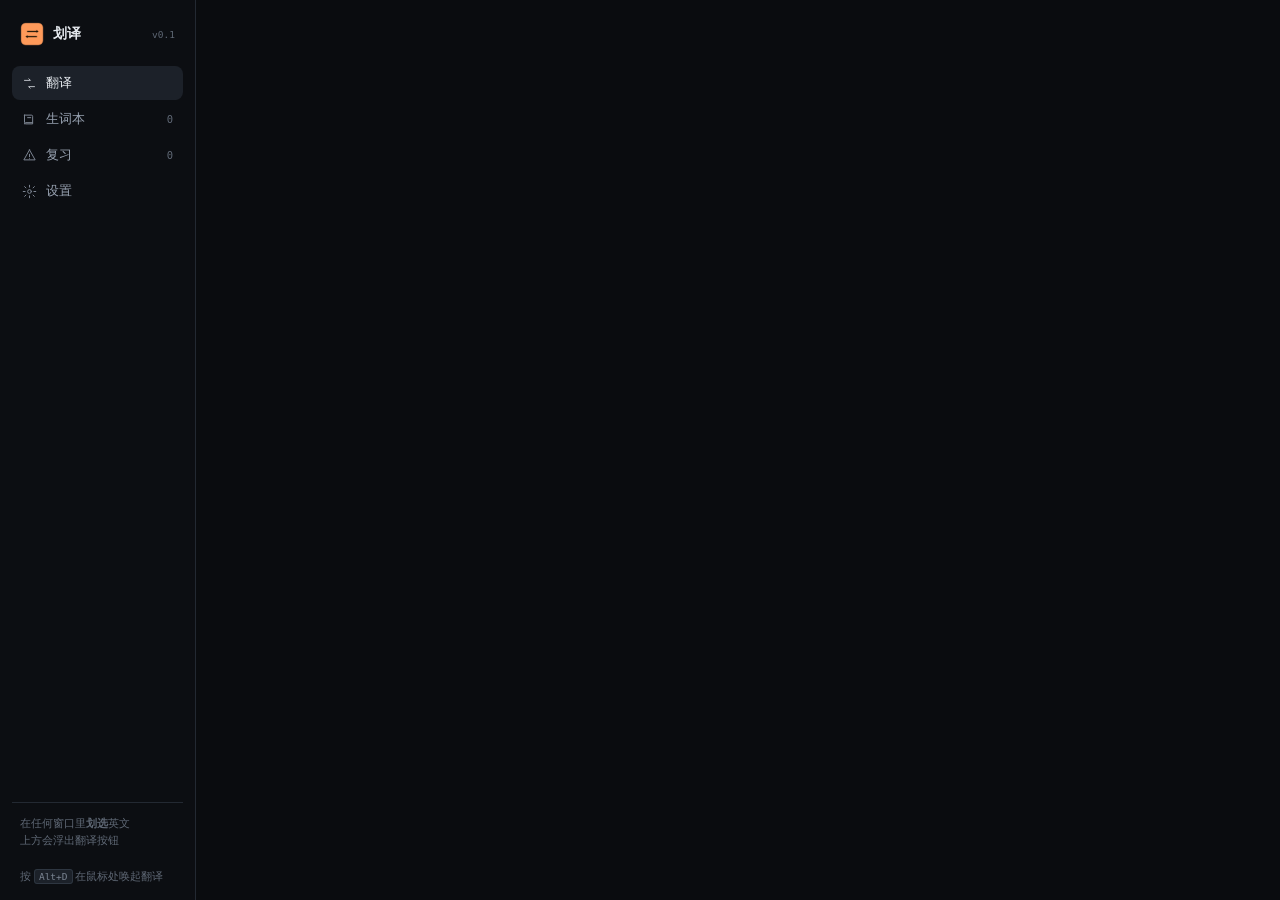
<file: src/index.html>
<!DOCTYPE html>
<html lang="zh-CN">
<head>
  <meta charset="UTF-8" />
  <meta name="viewport" content="width=device-width, initial-scale=1" />
  <title>划译 · 生词本</title>
  <link rel="stylesheet" href="styles/base.css" />
  <link rel="stylesheet" href="styles/main.css" />
</head>
<body>
  <div class="app">
    <aside class="side">
      <div class="brand">
        <img src="icon.png" alt="" />
        <span class="name">划译</span>
        <span class="ver">v0.1</span>
      </div>

      <nav id="nav">
        <button data-view="translate" class="on">
          <svg viewBox="0 0 24 24"><path d="M4 7h9.5L11 4.5M20 17h-9.5L13 19.5"/></svg>
          翻译
        </button>
        <button data-view="vocab">
          <svg viewBox="0 0 24 24"><path d="M4 5h11a2 2 0 012 2v12H6a2 2 0 01-2-2V5zM4 19a2 2 0 012-2h11"/><path d="M9 9h5"/></svg>
          生词本
          <span class="badge" id="navCount">0</span>
        </button>
        <button data-view="review">
          <svg viewBox="0 0 24 24"><path d="M12 3l9 16H3l9-16zM12 10v4M12 17h.01"/></svg>
          复习
          <span class="badge" id="navDue">0</span>
        </button>
        <button data-view="settings">
          <svg viewBox="0 0 24 24"><circle cx="12" cy="12" r="3"/><path d="M12 2v3M12 19v3M4.2 4.2l2.1 2.1M17.7 17.7l2.1 2.1M2 12h3M19 12h3M4.2 19.8l2.1-2.1M17.7 6.3l2.1-2.1"/></svg>
          设置
        </button>
      </nav>

      <div class="side-foot">
        在任何窗口里<b>划选</b>英文<br />
        上方会浮出翻译按钮<br /><br />
        按 <kbd id="sideHotkey">Alt+D</kbd> 在鼠标处唤起翻译
      </div>
    </aside>

    <main id="main"></main>
  </div>

  <script src="main.js"></script>
</body>
</html>
</file>
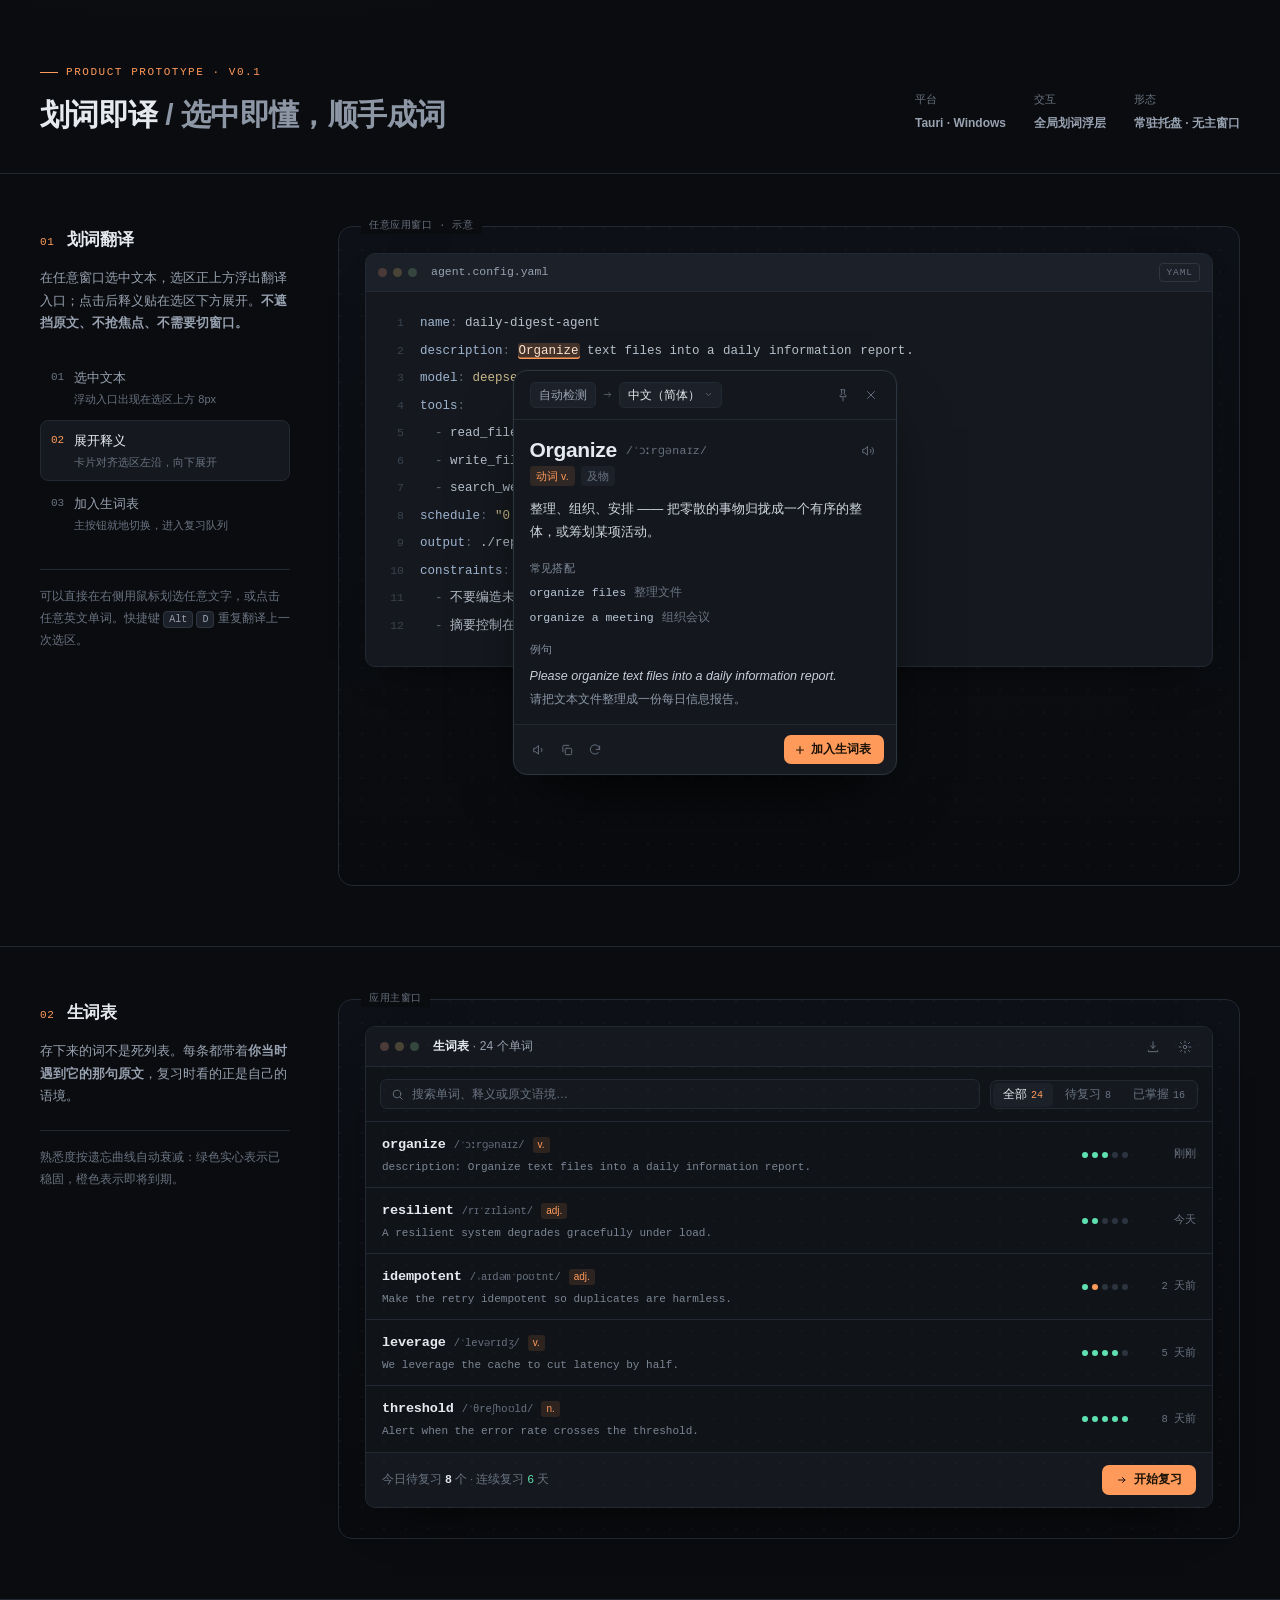
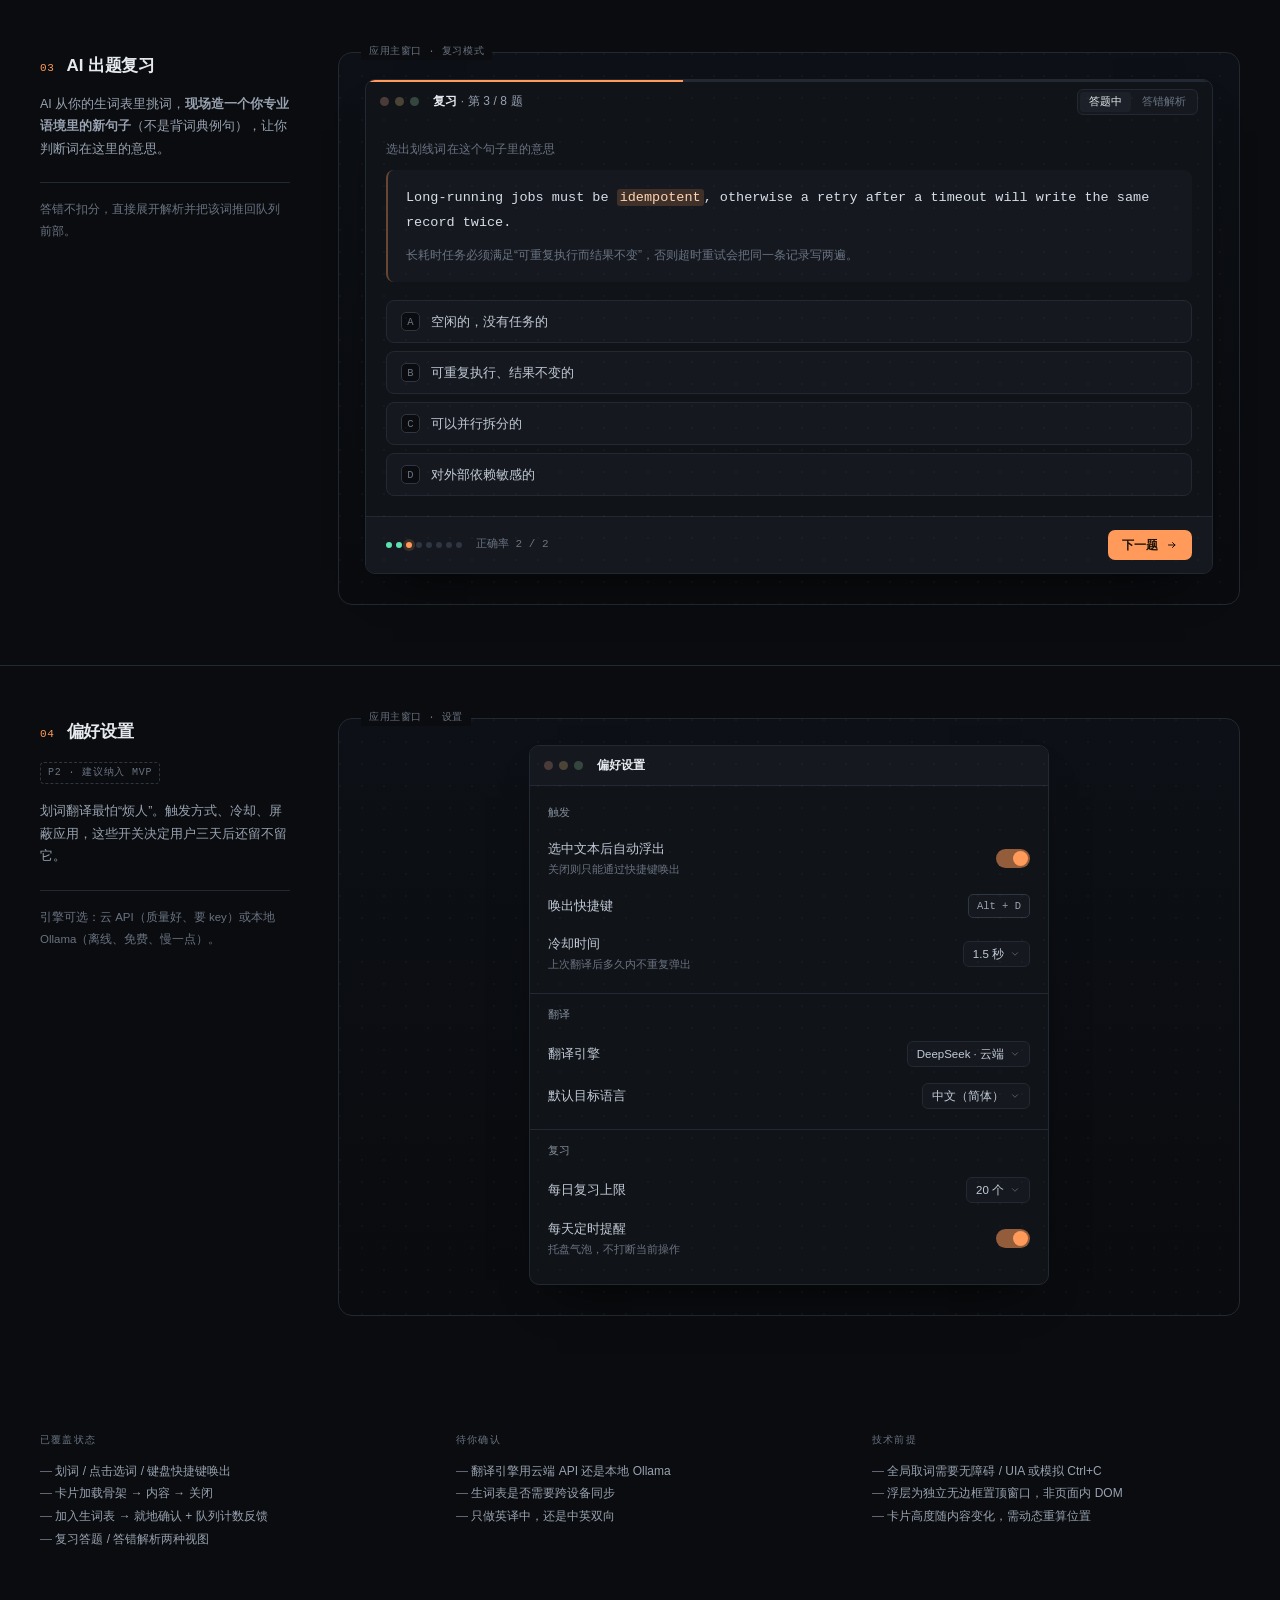
<file: docs/prototype.html>
<!DOCTYPE html>
<html lang="zh-CN">
<head>
<meta charset="UTF-8">
<meta name="viewport" content="width=device-width, initial-scale=1">
<title>划词翻译 · 产品原型 v0.1</title>
<style>
:root{
  --bg:#0A0C0F;
  --surface:#101318;
  --surface-2:#15191F;
  --surface-3:#1C2129;
  --line:#232932;
  --line-2:#2E3641;
  --text:#E6EAEF;
  --text-2:#98A2B1;
  --text-3:#6A7382;
  --accent:#FF9A5A;
  --accent-soft:rgba(255,154,90,.12);
  --accent-line:rgba(255,154,90,.35);
  --mint:#5EE0B0;
  --mint-soft:rgba(94,224,176,.12);
  --danger:#FF7A6B;
  --danger-soft:rgba(255,122,107,.12);
  --r-xs:6px; --r-sm:8px; --r-md:10px; --r-lg:14px;
  --font:-apple-system,BlinkMacSystemFont,"Segoe UI Variable Display","Segoe UI","PingFang SC","Hiragino Sans GB","Microsoft YaHei UI",sans-serif;
  --mono:"JetBrains Mono","Cascadia Mono","Cascadia Code",Consolas,ui-monospace,monospace;
  --sh-card:0 28px 56px -20px rgba(0,0,0,.9),0 0 0 1px var(--line);
}
*{box-sizing:border-box;margin:0;padding:0}
html{-webkit-font-smoothing:antialiased;text-rendering:optimizeLegibility}
body{
  background:var(--bg);
  color:var(--text);
  font-family:var(--font);
  font-size:14px;
  line-height:1.6;
  padding:0 0 96px;
  background-image:radial-gradient(900px 420px at 18% -8%,rgba(255,154,90,.045),transparent 70%);
  background-repeat:no-repeat;
}
::selection{background:rgba(255,154,90,.3);color:inherit}
button{font-family:inherit;cursor:pointer;border:0;background:none;color:inherit}
kbd{
  font-family:var(--mono);font-size:10px;padding:2px 5px;border-radius:4px;
  background:var(--surface-3);border:1px solid var(--line-2);color:var(--text-2);
}

/* ---------- 页头 ---------- */
.page-head{
  max-width:1280px;margin:0 auto;padding:64px 40px 40px;
  display:flex;align-items:flex-end;justify-content:space-between;gap:48px;
  border-bottom:1px solid var(--line);
}
.page-head .eyebrow{
  font-family:var(--mono);font-size:11px;letter-spacing:.14em;text-transform:uppercase;
  color:var(--accent);margin-bottom:14px;display:flex;align-items:center;gap:8px;
}
.page-head .eyebrow::before{content:"";width:18px;height:1px;background:var(--accent)}
.page-head h1{font-size:30px;line-height:1.25;letter-spacing:-.02em;font-weight:600}
.page-head h1 em{font-style:normal;color:#8C96A4}
.page-head p{color:var(--text-2);font-size:13px;max-width:420px;line-height:1.75}
.page-head .meta{display:flex;gap:28px;flex-shrink:0}
.page-head .meta div{font-family:var(--mono);font-size:11px;color:var(--text-3);letter-spacing:.04em}
.page-head .meta b{display:block;color:var(--text-2);font-family:var(--font);font-size:12px;margin-top:4px;letter-spacing:0}

/* ---------- 场景骨架 ---------- */
.scene{
  max-width:1280px;margin:0 auto;padding:52px 40px 8px;
  display:grid;grid-template-columns:250px minmax(0,1fr);gap:48px;
  border-bottom:1px solid var(--line);
}
.scene:last-of-type{border-bottom:0}
.scene-side{position:sticky;top:40px;align-self:start;padding-bottom:52px}
.scene-head{display:flex;align-items:baseline;gap:12px;margin-bottom:14px}
.scene-head .idx{font-family:var(--mono);font-size:11px;color:var(--accent);letter-spacing:.06em}
.scene-head h2{font-size:17px;font-weight:600;letter-spacing:-.01em}
.scene-desc{font-size:12.5px;line-height:1.8;color:var(--text-2);margin-bottom:22px}
.scene-tag{
  display:inline-block;font-family:var(--mono);font-size:10px;letter-spacing:.08em;
  padding:2px 7px;border-radius:4px;border:1px solid var(--line-2);color:var(--text-3);
  margin-bottom:16px;
}
.scene-tag.p2{color:var(--text-3);border-style:dashed}

.steps{list-style:none;display:flex;flex-direction:column;gap:2px;margin-bottom:24px}
.steps li{
  display:flex;gap:10px;padding:9px 10px;border-radius:var(--r-sm);
  cursor:pointer;transition:background .15s ease;border:1px solid transparent;
}
.steps li b{font-family:var(--mono);font-size:11px;color:var(--text-3);font-weight:400;flex-shrink:0;line-height:1.9}
.steps li>span{display:block;font-size:12.5px;color:var(--text-2);line-height:1.9}
.steps li span span{display:block;font-size:11px;color:var(--text-3);line-height:1.6}
.steps li:hover{background:var(--surface-2)}
.steps li.on{background:var(--surface-2);border-color:var(--line)}
.steps li.on b,.steps li.on>span{color:var(--text)}
.steps li.on b{color:var(--accent)}
.hint{font-size:11.5px;color:var(--text-3);line-height:1.9;padding-top:16px;border-top:1px solid var(--line)}

/* ---------- 舞台 ---------- */
.stage{
  position:relative;border-radius:var(--r-lg);padding:26px 26px 30px;
  background:linear-gradient(180deg,#0D1016,#090B0E);
  border:1px solid var(--line);margin-bottom:52px;
  min-height:660px;
  overflow:visible;
}
.stage::before{
  content:"";position:absolute;inset:0;border-radius:var(--r-lg);pointer-events:none;
  background-image:radial-gradient(circle at 1px 1px,rgba(255,255,255,.028) 1px,transparent 0);
  background-size:22px 22px;
}
.stage-tag{
  position:absolute;top:-9px;left:22px;padding:0 8px;
  background:var(--bg);font-family:var(--mono);font-size:10px;letter-spacing:.06em;color:var(--text-3);
}

/* ---------- 模拟外部窗口 ---------- */
.win{
  position:relative;border-radius:var(--r-md);overflow:hidden;
  background:var(--surface-2);border:1px solid var(--line);
  box-shadow:0 18px 40px -24px rgba(0,0,0,.9);
}
.win-bar{
  display:flex;align-items:center;gap:10px;height:38px;padding:0 12px;
  background:var(--surface-3);border-bottom:1px solid var(--line);
}
.dots{display:flex;gap:6px;margin-right:4px}
.dots i{width:9px;height:9px;border-radius:50%;background:#333B47}
.dots i:nth-child(1){background:#4A3A38}
.dots i:nth-child(2){background:#4A4436}
.dots i:nth-child(3){background:#35463E}
.win-title{font-size:11.5px;color:var(--text-2);font-family:var(--mono)}
.win-badge{
  margin-left:auto;font-family:var(--mono);font-size:9.5px;letter-spacing:.1em;
  color:var(--text-3);border:1px solid var(--line-2);border-radius:4px;padding:1px 6px;
}
.win-body{padding:18px 20px 26px;font-family:var(--mono);font-size:12.5px;line-height:2.2}
.code .row{display:flex;gap:16px;white-space:pre-wrap;word-break:break-word}
.code .ln{width:18px;text-align:right;color:#3A424E;flex-shrink:0;user-select:none;font-size:11.5px}
.code .txt{color:#B7C0CC}
.code .k{color:#9FB4D0}
.code .p{color:#5B6472}
.code .s{color:#C9B98A}
.code .c{color:#6E7887}
.code .u{color:#B7C0CC}
.tok{
  border-radius:3px;padding:1px 1px;cursor:pointer;
  transition:background .14s ease,box-shadow .14s ease;
}
.tok:hover{background:rgba(255,255,255,.055)}
.tok.is-sel{
  background:rgba(255,154,90,.2);
  box-shadow:inset 0 -1.5px 0 var(--accent);
  color:#FFE3D0;
}

/* ---------- 划词浮动按钮 ---------- */
.sel-btn{
  position:absolute;z-index:20;display:flex;align-items:center;gap:7px;
  height:30px;padding:0 10px 0 9px;border-radius:999px;
  background:var(--surface-3);border:1px solid var(--line-2);
  box-shadow:0 10px 24px -8px rgba(0,0,0,.9);
  font-size:12px;color:var(--text);white-space:nowrap;
  opacity:0;transform:translateY(4px) scale(.96);pointer-events:none;
  transition:opacity .16s ease,transform .16s cubic-bezier(.2,.8,.3,1),background .14s,border-color .14s;
}
.sel-btn.show{opacity:1;transform:none;pointer-events:auto}
.sel-btn.no-anim{transition:none !important}
.sel-btn:hover{background:#252B34;border-color:#3D4653}
.sel-btn svg{width:13px;height:13px;stroke:var(--accent);fill:none;stroke-width:1.6;stroke-linecap:round;stroke-linejoin:round}
.sel-btn .kb{
  margin-left:2px;padding:1px 5px;border-radius:4px;background:rgba(255,255,255,.05);
  font-family:var(--mono);font-size:9.5px;color:var(--text-3);letter-spacing:.04em;
}

/* ---------- 翻译卡片 ---------- */
.card{
  position:absolute;z-index:30;width:min(384px,calc(100% - 30px));
  background:#14181E;border:1px solid #2C343F;
  border-radius:var(--r-lg);box-shadow:0 32px 64px -24px rgba(0,0,0,.95),0 0 0 1px rgba(255,255,255,.02);
  opacity:0;transform:translateY(-6px);pointer-events:none;
  transition:opacity .18s ease,transform .2s cubic-bezier(.2,.8,.3,1);
  overflow:hidden;
}
.card.show{opacity:1;transform:none;pointer-events:auto}
.card.no-anim{transition:none !important}
.c-head{
  display:flex;align-items:center;gap:8px;padding:11px 12px 11px 16px;
  border-bottom:1px solid var(--line);
}
.lang{display:flex;align-items:center;gap:6px;font-size:11.5px;color:var(--text-2)}
.lang-pill{
  padding:3px 8px;border-radius:5px;background:var(--surface-3);
  border:1px solid var(--line);white-space:nowrap;
}
.lang-pill.target{color:var(--text);display:flex;align-items:center;gap:4px}
.lang .arw{width:11px;height:11px;stroke:var(--text-3);fill:none;stroke-width:1.5}
.c-tools{margin-left:auto;display:flex;gap:2px}
.icon-btn{
  width:26px;height:26px;border-radius:6px;display:grid;place-items:center;
  transition:background .14s;
}
.icon-btn:hover{background:var(--surface-3)}
.icon-btn svg{width:14px;height:14px;stroke:var(--text-3);fill:none;stroke-width:1.6;stroke-linecap:round;stroke-linejoin:round}
.icon-btn:hover svg{stroke:var(--text-2)}

.c-body{padding:16px 16px 14px}
.word-row{display:flex;align-items:center;gap:9px;margin-bottom:3px}
.word{font-size:21px;font-weight:600;letter-spacing:-.015em;line-height:1.3}
.phon{font-family:var(--mono);font-size:11.5px;color:var(--text-3);letter-spacing:.02em;margin-top:3px}
.word-row .icon-btn{width:24px;height:24px;margin-left:auto;margin-top:2px}
.pos-row{display:flex;gap:6px;margin-bottom:12px}
.pos{
  font-size:10.5px;padding:1.5px 6px;border-radius:4px;
  background:var(--accent-soft);color:var(--accent);letter-spacing:.02em;
}
.pos.alt{background:var(--surface-3);color:var(--text-3)}
.def{font-size:13px;line-height:1.75;color:#CFD6DF;margin-bottom:16px}

.block{margin-bottom:14px}
.block:last-child{margin-bottom:0}
.block h4{
  font-size:10.5px;font-weight:500;letter-spacing:.04em;
  color:#848E9C;margin-bottom:7px;
}
.pairs{list-style:none;display:flex;flex-direction:column;gap:5px}
.pairs li{display:flex;align-items:baseline;gap:8px;font-size:12.5px;line-height:1.6}
.pairs b{font-weight:400;color:#B9C6D6;font-family:var(--mono);font-size:11.5px}
.pairs span{color:var(--text-3);font-size:11.5px}
.eg{font-size:12.5px;line-height:1.8;color:#C6CEDA;font-style:italic}
.eg span{display:block;font-style:normal;color:#8D98A8;font-size:11.5px;margin-top:2px}

.c-foot{
  display:flex;align-items:center;gap:4px;padding:10px 12px;
  border-top:1px solid var(--line);background:rgba(255,255,255,.012);
}
.foot-left{display:flex;gap:2px}
.btn-add{
  margin-left:auto;display:flex;align-items:center;gap:5px;
  height:29px;padding:0 12px 0 10px;border-radius:7px;
  background:var(--accent);color:#1A1206;font-size:12px;font-weight:600;
  letter-spacing:.01em;transition:filter .14s,background .14s;
}
.btn-add:hover{filter:brightness(1.08)}
.btn-add svg{width:12px;height:12px;stroke:#1A1206;fill:none;stroke-width:2.2;stroke-linecap:round}
.btn-add.done{background:var(--mint-soft);color:var(--mint);box-shadow:inset 0 0 0 1px rgba(94,224,176,.3)}
.btn-add.done svg{stroke:var(--mint)}
.btn-add.done:hover{filter:none;background:rgba(94,224,176,.18)}

.toast{
  display:none;align-items:center;gap:7px;
  padding:7px 16px;
  background:rgba(94,224,176,.07);
  border-bottom:1px solid rgba(94,224,176,.16);
  font-size:11px;color:var(--mint);
}
.toast.show{display:flex}
.toast b{font-weight:500;color:#A7F3D6}

/* 骨架屏 */
.sk{padding:16px}
.sk .bar{
  height:10px;border-radius:4px;margin-bottom:9px;
  background:linear-gradient(90deg,#1A2028 25%,#232A34 50%,#1A2028 75%);
  background-size:200% 100%;animation:sh 1.3s linear infinite;
}
.sk .bar.h{height:18px;width:44%;margin-bottom:14px}
.sk .bar.s{width:62%}
.sk .bar.xs{width:38%}
@keyframes sh{to{background-position:-200% 0}}

/* ---------- 通用窗口（生词表 / 复习 / 设置） ---------- */
.panel{
  border-radius:var(--r-md);overflow:hidden;background:var(--surface);
  border:1px solid var(--line);box-shadow:0 24px 48px -28px rgba(0,0,0,.9);
}
.panel-bar{
  display:flex;align-items:center;gap:10px;height:40px;padding:0 14px;
  background:var(--surface-2);border-bottom:1px solid var(--line);
}
.panel-bar .title{font-size:12px;color:var(--text-2);letter-spacing:.01em}
.panel-bar .title b{color:var(--text);font-weight:600}
.panel-bar .toolbar{margin-left:auto;display:flex;gap:6px;align-items:center}

/* 生词表 */
.wl-top{display:flex;align-items:center;gap:10px;padding:12px 14px;border-bottom:1px solid var(--line)}
.search{
  flex:1;display:flex;align-items:center;gap:8px;height:30px;padding:0 10px;
  border-radius:7px;background:var(--surface-2);border:1px solid var(--line);
}
.search svg{width:13px;height:13px;stroke:var(--text-3);fill:none;stroke-width:1.7;stroke-linecap:round}
.search span{font-size:12px;color:var(--text-3)}
.tabs{display:flex;gap:2px;padding:2px;border-radius:7px;background:var(--surface-2);border:1px solid var(--line)}
.tabs button{
  padding:4px 10px;border-radius:5px;font-size:11.5px;color:var(--text-3);transition:.14s;
}
.tabs button.on{background:var(--surface-3);color:var(--text);box-shadow:0 1px 0 rgba(255,255,255,.03)}
.tabs button i{font-style:normal;font-family:var(--mono);font-size:10px;color:var(--text-3);margin-left:4px}
.tabs button.on i{color:var(--accent)}

.wlist{display:flex;flex-direction:column}
.wrow{
  display:flex;align-items:center;gap:16px;padding:12px 16px;
  border-bottom:1px solid var(--line);transition:background .14s;
}
.wrow:hover{background:var(--surface-2)}
.wrow:last-child{border-bottom:0}
.wmain{min-width:0;flex:1}
.wtop{display:flex;align-items:baseline;gap:8px}
.wtop .w{font-size:13.5px;font-weight:600;font-family:var(--mono);letter-spacing:-.01em}
.wtop .ph{font-family:var(--mono);font-size:10.5px;color:var(--text-3)}
.wtop .wpos{font-size:10px;color:var(--accent);background:var(--accent-soft);padding:0 5px;border-radius:3px;line-height:1.6}
.wctx{
  font-size:11px;color:#7C8694;margin-top:3px;line-height:1.5;
  overflow:hidden;text-overflow:ellipsis;white-space:nowrap;font-family:var(--mono);
}
.lvl{display:flex;gap:4px;flex-shrink:0}
.lvl i{width:6px;height:6px;border-radius:50%;background:#2C343F}
.lvl i.on{background:var(--mint)}
.lvl i.mid{background:var(--accent)}
.wtime{font-family:var(--mono);font-size:10.5px;color:var(--text-3);width:52px;text-align:right;flex-shrink:0}
.wl-foot{
  display:flex;align-items:center;gap:12px;padding:12px 16px;
  border-top:1px solid var(--line);background:var(--surface-2);
}
.wl-foot .sum{font-size:11.5px;color:var(--text-3)}
.wl-foot .sum b{color:var(--text);font-weight:600}
.wl-foot .sum i{font-style:normal;color:var(--mint)}
.btn-primary{
  margin-left:auto;display:flex;align-items:center;gap:6px;height:30px;padding:0 14px;
  border-radius:7px;background:var(--accent);color:#1A1206;font-size:12px;font-weight:600;
  transition:filter .14s;
}
.btn-primary:hover{filter:brightness(1.08)}
.btn-primary svg{width:12px;height:12px;stroke:#1A1206;fill:none;stroke-width:2;stroke-linecap:round;stroke-linejoin:round}

/* 复习考试 */
.exam{padding:0}
.prog{height:2px;background:var(--line);position:relative}
.prog i{position:absolute;left:0;top:0;height:100%;width:37.5%;background:var(--accent)}
.exam-head{display:flex;align-items:center;gap:12px;padding:16px 20px 0}
.exam-head .num{font-family:var(--mono);font-size:11px;color:var(--text-3);letter-spacing:.04em}
.exam-head .num b{color:var(--text);font-weight:600}
.exam-switch{margin-left:auto;display:flex;gap:2px;padding:2px;border-radius:6px;background:var(--surface-2);border:1px solid var(--line)}
.exam-switch button{padding:3px 9px;border-radius:4px;font-size:10.5px;color:var(--text-3);transition:.14s}
.exam-switch button.on{background:var(--surface-3);color:var(--text)}

.exam-body{padding:18px 20px 20px}
.ask{font-size:11.5px;color:var(--text-3);margin-bottom:12px;letter-spacing:.01em}
.sentence{
  font-size:15px;line-height:1.85;color:#D6DDE7;padding:16px 18px;
  background:var(--surface-2);border-radius:var(--r-sm);
  border-left:2px solid var(--accent-line);margin-bottom:18px;
  font-family:var(--mono);font-size:13.5px;
}
.sentence mark{background:rgba(255,154,90,.18);color:#FFD4B4;padding:1px 3px;border-radius:3px}
.sentence .zh{display:block;font-family:var(--font);font-size:12px;color:var(--text-3);margin-top:8px}

.opts{display:flex;flex-direction:column;gap:8px}
.opt{
  display:flex;align-items:center;gap:11px;padding:11px 14px;border-radius:8px;
  border:1px solid var(--line);background:var(--surface-2);
  font-size:13px;color:#C1CAD6;text-align:left;transition:.14s;width:100%;
}
.opt:hover{border-color:var(--line-2);background:var(--surface-3)}
.opt .k{
  width:19px;height:19px;border-radius:5px;flex-shrink:0;display:grid;place-items:center;
  font-family:var(--mono);font-size:10.5px;color:var(--text-3);
  border:1px solid var(--line-2);background:var(--bg);
}
.opt.picked{border-color:var(--accent-line);background:var(--accent-soft);color:#FFE3D0}
.opt.picked .k{background:var(--accent);color:#1A1206;border-color:transparent}
.opt.wrong{border-color:rgba(255,122,107,.4);background:var(--danger-soft);color:#FFC4BD}
.opt.wrong .k{background:var(--danger);color:#1A0E0C;border-color:transparent}
.opt.right{border-color:rgba(94,224,176,.4);background:var(--mint-soft);color:#B6F2DA}
.opt.right .k{background:var(--mint);color:#06201A;border-color:transparent}

.explain{
  margin-top:14px;padding:14px 15px;border-radius:8px;
  background:var(--surface-2);border:1px solid var(--line);
}
.explain.hide{display:none}
.explain .eh{
  display:flex;align-items:center;gap:7px;font-size:11.5px;color:var(--mint);
  margin-bottom:9px;letter-spacing:.02em;
}
.explain .eh svg{width:12px;height:12px;stroke:var(--mint);fill:none;stroke-width:1.8;stroke-linecap:round;stroke-linejoin:round}
.explain .eh em{margin-left:auto;font-style:normal;font-size:10.5px;color:var(--text-3);letter-spacing:.02em}
.explain p{font-size:12.5px;line-height:1.8;color:#B9C3D0}
.explain p+p{margin-top:8px}
.explain .why{color:var(--text-3);font-size:11.5px;margin-top:10px;padding-top:10px;border-top:1px solid var(--line)}
.explain .why b{color:var(--text-2);font-weight:500}

.exam-foot{
  display:flex;align-items:center;gap:14px;padding:13px 20px;
  border-top:1px solid var(--line);background:var(--surface-2);
}
.dots-prog{display:flex;gap:4px}
.dots-prog i{width:6px;height:6px;border-radius:50%;background:var(--line-2)}
.dots-prog i.ok{background:var(--mint)}
.dots-prog i.bad{background:var(--danger)}
.dots-prog i.now{background:var(--accent);box-shadow:0 0 0 3px rgba(255,154,90,.16)}
.exam-foot .lbl{font-size:11px;color:var(--text-3);font-family:var(--mono)}

/* 设置 */
.set-body{padding:6px 0}
.set-group{padding:12px 18px;border-bottom:1px solid var(--line)}
.set-group:last-child{border-bottom:0}
.set-group .gh{
  font-size:10.5px;letter-spacing:.04em;color:#848E9C;
  margin-bottom:10px;
}
.set-row{display:flex;align-items:center;gap:14px;padding:8px 0}
.set-row .lb{font-size:12.5px;color:#C1CAD6;flex:1}
.set-row .lb i{display:block;font-style:normal;font-size:10.5px;color:var(--text-3);margin-top:2px}
.switch{
  width:34px;height:19px;border-radius:999px;background:#2E3641;
  position:relative;transition:.18s;flex-shrink:0;
}
.switch::after{
  content:"";position:absolute;top:2px;left:2px;width:15px;height:15px;border-radius:50%;
  background:#7C8694;transition:.18s;
}
.switch.on{background:rgba(255,154,90,.55)}
.switch.on::after{left:17px;background:var(--accent)}
.sel{
  display:flex;align-items:center;gap:6px;height:26px;padding:0 9px;border-radius:6px;
  background:var(--surface-2);border:1px solid var(--line);font-size:11.5px;color:#C1CAD6;
}
.sel svg{width:10px;height:10px;stroke:var(--text-3);fill:none;stroke-width:1.8;stroke-linecap:round;stroke-linejoin:round}
.keycord{
  font-family:var(--mono);font-size:10.5px;padding:3px 8px;border-radius:5px;
  background:var(--surface-2);border:1px solid var(--line-2);color:var(--text-2);
}

/* 页脚 */
.page-foot{
  max-width:1280px;margin:0 auto;padding:56px 40px 0;
  display:flex;gap:48px;align-items:flex-start;flex-wrap:wrap;
}
.page-foot .col{flex:1;min-width:220px}
.page-foot h5{
  font-size:10px;letter-spacing:.12em;text-transform:uppercase;color:var(--text-3);
  margin-bottom:12px;font-weight:500;
}
.page-foot p,.page-foot li{font-size:12px;line-height:1.9;color:var(--text-2)}
.page-foot ul{list-style:none}
.page-foot li::before{content:"— ";color:var(--text-3)}

@media (max-width:1100px){
  .page-head{flex-direction:column;align-items:flex-start;gap:28px}
  .scene{grid-template-columns:1fr;gap:24px}
  .scene-side{position:static;padding-bottom:0}
  .page-head,.scene,.page-foot{padding-left:20px;padding-right:20px}
  .stage{padding:16px}
}
</style>
</head>
<body>

<header class="page-head">
  <div>
    <div class="eyebrow">Product Prototype · v0.1</div>
    <h1>划词即译 <em>/ 选中即懂，顺手成词</em></h1>
  </div>
  <div class="meta">
    <div>平台<b>Tauri · Windows</b></div>
    <div>交互<b>全局划词浮层</b></div>
    <div>形态<b>常驻托盘 · 无主窗口</b></div>
  </div>
</header>

<!-- ============ 01 划词翻译 ============ -->
<section class="scene" id="s1">
  <aside class="scene-side">
    <div class="scene-head"><span class="idx">01</span><h2>划词翻译</h2></div>
    <p class="scene-desc">在任意窗口选中文本，选区正上方浮出翻译入口；点击后释义贴在选区下方展开。<b>不遮挡原文、不抢焦点、不需要切窗口。</b></p>

    <ol class="steps" id="steps">
      <li class="on" data-s="select"><b>01</b><span>选中文本<span>浮动入口出现在选区上方 8px</span></span></li>
      <li data-s="card"><b>02</b><span>展开释义<span>卡片对齐选区左沿，向下展开</span></span></li>
      <li data-s="saved"><b>03</b><span>加入生词表<span>主按钮就地切换，进入复习队列</span></span></li>
    </ol>

    <p class="hint">可以直接在右侧用鼠标划选任意文字，或点击任意英文单词。快捷键 <kbd>Alt</kbd> <kbd>D</kbd> 重复翻译上一次选区。</p>
  </aside>

  <div class="stage" id="stage">
    <div class="stage-tag">任意应用窗口 · 示意</div>

    <div class="win">
      <div class="win-bar">
        <div class="dots"><i></i><i></i><i></i></div>
        <span class="win-title">agent.config.yaml</span>
        <span class="win-badge">YAML</span>
      </div>
      <div class="win-body">
        <div class="code" id="code">
          <div class="row"><span class="ln">1</span><span class="txt"><span class="k">name</span><span class="p">:</span> daily-digest-agent</span></div>
          <div class="row"><span class="ln">2</span><span class="txt"><span class="k">description</span><span class="p">:</span> <span class="tok">Organize</span> text files into a <span class="tok">daily</span> information <span class="tok">report</span>.</span></div>
          <div class="row"><span class="ln">3</span><span class="txt"><span class="k">model</span><span class="p">:</span> <span class="s">deepseek-chat</span></span></div>
          <div class="row"><span class="ln">4</span><span class="txt"><span class="k">tools</span><span class="p">:</span></span></div>
          <div class="row"><span class="ln">5</span><span class="txt">  <span class="p">-</span> read_file</span></div>
          <div class="row"><span class="ln">6</span><span class="txt">  <span class="p">-</span> write_file</span></div>
          <div class="row"><span class="ln">7</span><span class="txt">  <span class="p">-</span> search_web</span></div>
          <div class="row"><span class="ln">8</span><span class="txt"><span class="k">schedule</span><span class="p">:</span> <span class="s">"0 8 * * *"</span> <span class="c"># 每天早上 8 点</span></span></div>
          <div class="row"><span class="ln">9</span><span class="txt"><span class="k">output</span><span class="p">:</span> ./reports/{date}.md</span></div>
          <div class="row"><span class="ln">10</span><span class="txt"><span class="k">constraints</span><span class="p">:</span></span></div>
          <div class="row"><span class="ln">11</span><span class="txt">  <span class="p">-</span> 不要编造未出现在原文中的数字</span></div>
          <div class="row"><span class="ln">12</span><span class="txt">  <span class="p">-</span> 摘要控制在 300 字以内</span></div>
        </div>
      </div>
    </div>

    <!-- 浮动入口 -->
    <button class="sel-btn" id="selBtn">
      <svg viewBox="0 0 24 24"><path d="M4 7h9.5L11 4.5M20 17h-9.5L13 19.5"/></svg>
      <span>翻译</span>
      <span class="kb">Alt D</span>
    </button>

    <!-- 翻译卡片 -->
    <div class="card" id="card">
      <div class="sk" id="sk">
        <div class="bar h"></div>
        <div class="bar"></div>
        <div class="bar s"></div>
        <div class="bar xs"></div>
        <div class="bar"></div>
        <div class="bar s"></div>
      </div>

      <div id="cardReal" style="display:none">
        <div class="c-head">
          <div class="lang">
            <span class="lang-pill">自动检测</span>
            <svg class="arw" viewBox="0 0 24 24"><path d="M4 12h15M14 7l5 5-5 5"/></svg>
            <span class="lang-pill target">中文（简体）
              <svg viewBox="0 0 24 24" style="width:9px;height:9px;stroke:var(--text-3);fill:none;stroke-width:2;stroke-linecap:round;stroke-linejoin:round"><path d="M6 9l6 6 6-6"/></svg>
            </span>
          </div>
          <div class="c-tools">
            <button class="icon-btn" title="固定在屏幕上">
              <svg viewBox="0 0 24 24"><path d="M12 17v5M9 3h6l-1 7 3 3v2H7v-2l3-3-1-7z"/></svg>
            </button>
            <button class="icon-btn" title="关闭" id="btnClose">
              <svg viewBox="0 0 24 24"><path d="M6 6l12 12M18 6L6 18"/></svg>
            </button>
          </div>
        </div>

        <div class="toast" id="toast">
          <svg viewBox="0 0 24 24" style="width:12px;height:12px;stroke:var(--mint);fill:none;stroke-width:2.4;stroke-linecap:round;stroke-linejoin:round;flex-shrink:0"><path d="M4 12.5l5 5L20 6.5"/></svg>
          <span>已加入生词表 · 今日待复习 <b>12 → 13</b></span>
        </div>

        <div class="c-body">
          <div class="word-row">
            <h3 class="word">Organize</h3>
            <span class="phon">/ˈɔːrɡənaɪz/</span>
            <button class="icon-btn" title="发音">
              <svg viewBox="0 0 24 24"><path d="M11 5L6 9H3v6h3l5 4V5zM16 9a4 4 0 010 6M19 6a8 8 0 010 12"/></svg>
            </button>
          </div>
          <div class="pos-row">
            <span class="pos">动词 v.</span>
            <span class="pos alt">及物</span>
          </div>
          <p class="def">整理、组织、安排 —— 把零散的事物归拢成一个有序的整体，或筹划某项活动。</p>

          <div class="block">
            <h4>常见搭配</h4>
            <ul class="pairs">
              <li><b>organize files</b><span>整理文件</span></li>
              <li><b>organize a meeting</b><span>组织会议</span></li>
            </ul>
          </div>

          <div class="block">
            <h4>例句</h4>
            <p class="eg">Please organize text files into a daily information report.
              <span>请把文本文件整理成一份每日信息报告。</span>
            </p>
          </div>
        </div>

        <div class="c-foot">
          <div class="foot-left">
            <button class="icon-btn" title="朗读">
              <svg viewBox="0 0 24 24"><path d="M11 5L6 9H3v6h3l5 4V5zM16 9a4 4 0 010 6"/></svg>
            </button>
            <button class="icon-btn" title="复制">
              <svg viewBox="0 0 24 24"><rect x="9" y="9" width="11" height="11" rx="2"/><path d="M5 15V6a2 2 0 012-2h8"/></svg>
            </button>
            <button class="icon-btn" title="重新生成">
              <svg viewBox="0 0 24 24"><path d="M20 11a8 8 0 10-2.3 5.7M20 5v6h-6"/></svg>
            </button>
          </div>
          <button class="btn-add" id="btnAdd">
            <svg viewBox="0 0 24 24"><path d="M12 5v14M5 12h14"/></svg>
            <span id="btnAddTxt">加入生词表</span>
          </button>
        </div>
      </div>
    </div>
  </div>
</section>

<!-- ============ 02 生词表 ============ -->
<section class="scene" id="s2">
  <aside class="scene-side">
    <div class="scene-head"><span class="idx">02</span><h2>生词表</h2></div>
    <p class="scene-desc">存下来的词不是死列表。每条都带着<b>你当时遇到它的那句原文</b>，复习时看的正是自己的语境。</p>
    <p class="hint">熟悉度按遗忘曲线自动衰减：绿色实心表示已稳固，橙色表示即将到期。</p>
  </aside>

  <div class="stage" style="min-height:auto">
    <div class="stage-tag">应用主窗口</div>

    <div class="panel">
      <div class="panel-bar">
        <div class="dots"><i></i><i></i><i></i></div>
        <span class="title"><b>生词表</b> · 24 个单词</span>
        <div class="toolbar">
          <button class="icon-btn" title="导出">
            <svg viewBox="0 0 24 24"><path d="M12 3v11M8 10l4 4 4-4M4 18v2h16v-2"/></svg>
          </button>
          <button class="icon-btn" title="设置">
            <svg viewBox="0 0 24 24"><circle cx="12" cy="12" r="3"/><path d="M12 2v3M12 19v3M4.2 4.2l2.1 2.1M17.7 17.7l2.1 2.1M2 12h3M19 12h3M4.2 19.8l2.1-2.1M17.7 6.3l2.1-2.1"/></svg>
          </button>
        </div>
      </div>

      <div class="wl-top">
        <div class="search">
          <svg viewBox="0 0 24 24"><circle cx="11" cy="11" r="7"/><path d="M16.5 16.5L21 21"/></svg>
          <span>搜索单词、释义或原文语境…</span>
        </div>
        <div class="tabs">
          <button class="on">全部<i>24</i></button>
          <button>待复习<i>8</i></button>
          <button>已掌握<i>16</i></button>
        </div>
      </div>

      <div class="wlist">
        <div class="wrow">
          <div class="wmain">
            <div class="wtop"><span class="w">organize</span><span class="ph">/ˈɔːrɡənaɪz/</span><span class="wpos">v.</span></div>
            <div class="wctx">description: Organize text files into a daily information report.</div>
          </div>
          <div class="lvl"><i class="on"></i><i class="on"></i><i class="on"></i><i></i><i></i></div>
          <div class="wtime">刚刚</div>
        </div>

        <div class="wrow">
          <div class="wmain">
            <div class="wtop"><span class="w">resilient</span><span class="ph">/rɪˈzɪliənt/</span><span class="wpos">adj.</span></div>
            <div class="wctx">A resilient system degrades gracefully under load.</div>
          </div>
          <div class="lvl"><i class="on"></i><i class="on"></i><i></i><i></i><i></i></div>
          <div class="wtime">今天</div>
        </div>

        <div class="wrow">
          <div class="wmain">
            <div class="wtop"><span class="w">idempotent</span><span class="ph">/ˌaɪdəmˈpoʊtnt/</span><span class="wpos">adj.</span></div>
            <div class="wctx">Make the retry idempotent so duplicates are harmless.</div>
          </div>
          <div class="lvl"><i class="on"></i><i class="mid"></i><i></i><i></i><i></i></div>
          <div class="wtime">2 天前</div>
        </div>

        <div class="wrow">
          <div class="wmain">
            <div class="wtop"><span class="w">leverage</span><span class="ph">/ˈlevərɪdʒ/</span><span class="wpos">v.</span></div>
            <div class="wctx">We leverage the cache to cut latency by half.</div>
          </div>
          <div class="lvl"><i class="on"></i><i class="on"></i><i class="on"></i><i class="on"></i><i></i></div>
          <div class="wtime">5 天前</div>
        </div>

        <div class="wrow">
          <div class="wmain">
            <div class="wtop"><span class="w">threshold</span><span class="ph">/ˈθreʃhoʊld/</span><span class="wpos">n.</span></div>
            <div class="wctx">Alert when the error rate crosses the threshold.</div>
          </div>
          <div class="lvl"><i class="on"></i><i class="on"></i><i class="on"></i><i class="on"></i><i class="on"></i></div>
          <div class="wtime">8 天前</div>
        </div>
      </div>

      <div class="wl-foot">
        <span class="sum">今日待复习 <b>8</b> 个 · 连续复习 <i>6</i> 天</span>
        <button class="btn-primary">
          <svg viewBox="0 0 24 24"><path d="M5 12h13M13 7l5 5-5 5"/></svg>
          开始复习
        </button>
      </div>
    </div>
  </div>
</section>

<!-- ============ 03 AI 复习 ============ -->
<section class="scene" id="s3">
  <aside class="scene-side">
    <div class="scene-head"><span class="idx">03</span><h2>AI 出题复习</h2></div>
    <p class="scene-desc">AI 从你的生词表里挑词，<b>现场造一个你专业语境里的新句子</b>（不是背词典例句），让你判断词在这里的意思。</p>
    <p class="hint">答错不扣分，直接展开解析并把该词推回队列前部。</p>
  </aside>

  <div class="stage" style="min-height:auto">
    <div class="stage-tag">应用主窗口 · 复习模式</div>

    <div class="panel">
      <div class="prog"><i></i></div>

      <div class="panel-bar" style="background:transparent;border-bottom:0">
        <div class="dots"><i></i><i></i><i></i></div>
        <span class="title"><b>复习</b> · 第 3 / 8 题</span>
        <div class="exam-switch">
          <button class="on" data-tab="answer">答题中</button>
          <button data-tab="feedback">答错解析</button>
        </div>
      </div>

      <div class="exam-body">
        <p class="ask">选出划线词在这个句子里的意思</p>

        <div class="sentence">
          Long-running jobs must be <mark>idempotent</mark>, otherwise a retry
          after a timeout will write the same record twice.
          <span class="zh">长耗时任务必须满足“可重复执行而结果不变”，否则超时重试会把同一条记录写两遍。</span>
        </div>

        <div class="opts">
          <button class="opt" id="optA"><span class="k">A</span>空闲的，没有任务的</button>
          <button class="opt" id="optB"><span class="k">B</span>可重复执行、结果不变的</button>
          <button class="opt"><span class="k">C</span>可以并行拆分的</button>
          <button class="opt"><span class="k">D</span>对外部依赖敏感的</button>
        </div>

        <div class="explain hide" id="explain">
          <div class="eh">
            <svg viewBox="0 0 24 24"><path d="M12 3l9 16H3l9-16zM12 10v4M12 17h.01"/></svg>
            <span>AI 解析 · 这个词你在 2 天前存过</span>
            <em>你选了 A</em>
          </div>
          <p>「idempotent」在工程语境里指<b>同一操作执行一次和执行多次，结果相同</b>。关键不在“重复”，而在“结果不变”——所以和「可并行」「空闲」都没有关系。</p>
          <p>对比记忆：<b>idempotent ≠ retry-safe</b>。前者说的是结果，后者说的是重试机制本身是否安全。</p>
          <div class="why">你当时存的原文：<b>Make the retry idempotent so duplicates are harmless.</b></div>
        </div>
      </div>

      <div class="exam-foot">
        <div class="dots-prog">
          <i class="ok"></i><i class="ok"></i><i class="now"></i><i></i><i></i><i></i><i></i><i></i>
        </div>
        <span class="lbl">正确率 2 / 2</span>
        <button class="btn-primary">
          下一题
          <svg viewBox="0 0 24 24" style="margin-left:2px"><path d="M5 12h13M13 7l5 5-5 5"/></svg>
        </button>
      </div>
    </div>
  </div>
</section>

<!-- ============ 04 设置 ============ -->
<section class="scene" id="s4">
  <aside class="scene-side">
    <div class="scene-head"><span class="idx">04</span><h2>偏好设置</h2></div>
    <span class="scene-tag p2">P2 · 建议纳入 MVP</span>
    <p class="scene-desc">划词翻译最怕“烦人”。触发方式、冷却、屏蔽应用，这些开关决定用户三天后还留不留它。</p>
    <p class="hint">引擎可选：云 API（质量好、要 key）或本地 Ollama（离线、免费、慢一点）。</p>
  </aside>

  <div class="stage" style="min-height:auto;display:flex;justify-content:center">
    <div class="stage-tag">应用主窗口 · 设置</div>

    <div class="panel" style="width:100%;max-width:520px">
      <div class="panel-bar">
        <div class="dots"><i></i><i></i><i></i></div>
        <span class="title"><b>偏好设置</b></span>
      </div>

      <div class="set-body">
        <div class="set-group">
          <div class="gh">触发</div>
          <div class="set-row">
            <div class="lb">选中文本后自动浮出<i>关闭则只能通过快捷键唤出</i></div>
            <div class="switch on"></div>
          </div>
          <div class="set-row">
            <div class="lb">唤出快捷键</div>
            <span class="keycord">Alt + D</span>
          </div>
          <div class="set-row">
            <div class="lb">冷却时间<i>上次翻译后多久内不重复弹出</i></div>
            <span class="sel">1.5 秒
              <svg viewBox="0 0 24 24"><path d="M6 9l6 6 6-6"/></svg>
            </span>
          </div>
        </div>

        <div class="set-group">
          <div class="gh">翻译</div>
          <div class="set-row">
            <div class="lb">翻译引擎</div>
            <span class="sel">DeepSeek · 云端
              <svg viewBox="0 0 24 24"><path d="M6 9l6 6 6-6"/></svg>
            </span>
          </div>
          <div class="set-row">
            <div class="lb">默认目标语言</div>
            <span class="sel">中文（简体）
              <svg viewBox="0 0 24 24"><path d="M6 9l6 6 6-6"/></svg>
            </span>
          </div>
        </div>

        <div class="set-group">
          <div class="gh">复习</div>
          <div class="set-row">
            <div class="lb">每日复习上限</div>
            <span class="sel">20 个
              <svg viewBox="0 0 24 24"><path d="M6 9l6 6 6-6"/></svg>
            </span>
          </div>
          <div class="set-row">
            <div class="lb">每天定时提醒<i>托盘气泡，不打断当前操作</i></div>
            <div class="switch on"></div>
          </div>
        </div>
      </div>
    </div>
  </div>
</section>

<footer class="page-foot">
  <div class="col">
    <h5>已覆盖状态</h5>
    <ul>
      <li>划词 / 点击选词 / 键盘快捷键唤出</li>
      <li>卡片加载骨架 → 内容 → 关闭</li>
      <li>加入生词表 → 就地确认 + 队列计数反馈</li>
      <li>复习答题 / 答错解析两种视图</li>
    </ul>
  </div>
  <div class="col">
    <h5>待你确认</h5>
    <ul>
      <li>翻译引擎用云端 API 还是本地 Ollama</li>
      <li>生词表是否需要跨设备同步</li>
      <li>只做英译中，还是中英双向</li>
    </ul>
  </div>
  <div class="col">
    <h5>技术前提</h5>
    <ul>
      <li>全局取词需要无障碍 / UIA 或模拟 Ctrl+C</li>
      <li>浮层为独立无边框置顶窗口，非页面内 DOM</li>
      <li>卡片高度随内容变化，需动态重算位置</li>
    </ul>
  </div>
</footer>

<script>
(function(){
  var stage   = document.getElementById('stage');
  var code    = document.getElementById('code');
  var selBtn  = document.getElementById('selBtn');
  var card    = document.getElementById('card');
  var sk      = document.getElementById('sk');
  var cardReal= document.getElementById('cardReal');
  var toast   = document.getElementById('toast');
  var btnAdd  = document.getElementById('btnAdd');
  var btnAddTxt = document.getElementById('btnAddTxt');
  var btnClose= document.getElementById('btnClose');
  var steps   = document.getElementById('steps');

  var PAD = 12;
  var saved = false;
  var loadingTimer = null;
  var currentRect = null;

  function stageRect(){ return stage.getBoundingClientRect(); }

  function placeBtn(rect){
    var sr = stageRect(), w = selBtn.offsetWidth, h = selBtn.offsetHeight;
    var left = rect.left - sr.left + rect.width/2 - w/2;
    var top  = rect.top  - sr.top  - h - 8;
    left = Math.max(PAD, Math.min(left, sr.width - w - PAD));
    if(top < PAD) top = rect.bottom - sr.top + 8;
    selBtn.style.left = left + 'px';
    selBtn.style.top  = top  + 'px';
  }

  function placeCard(rect){
    var sr = stageRect(), w = card.offsetWidth;
    /* 左沿对齐选区，与划词工具跟随光标的直觉一致 */
    var left = rect.left - sr.left - 6;
    left = Math.max(PAD, Math.min(left, sr.width - w - PAD));
    var top = rect.bottom - sr.top + 10;
    card.style.left = left + 'px';
    card.style.top  = top  + 'px';
  }

  function clearSel(){
    var olds = code.querySelectorAll('.tok.is-sel');
    for(var i=0;i<olds.length;i++) olds[i].classList.remove('is-sel');
  }

  function setStep(name){
    var items = steps.querySelectorAll('li');
    for(var i=0;i<items.length;i++){
      items[i].classList.toggle('on', items[i].dataset.s === name);
    }
  }

  function showCard(instant){
    if(!currentRect) return;
    card.classList.add('show');
    placeCard(currentRect);
    selBtn.classList.remove('show');
    setStep('card');

    if(instant){
      sk.style.display='none'; cardReal.style.display='';
      return;
    }
    sk.style.display=''; cardReal.style.display='none';
    clearTimeout(loadingTimer);
    loadingTimer = setTimeout(function(){
      sk.style.display='none';
      cardReal.style.display='';
      placeCard(currentRect);
    }, 720);
  }

  function hideCard(){
    card.classList.remove('show');
    toast.classList.remove('show');
    clearTimeout(loadingTimer);
  }

  function resetSaved(){
    saved = false;
    btnAdd.classList.remove('done');
    btnAddTxt.textContent = '加入生词表';
    btnAdd.querySelector('svg').innerHTML = '<path d="M12 5v14M5 12h14"/>';
    toast.classList.remove('show');
  }

  function doSelect(rect, el){
    currentRect = rect;
    placeBtn(rect);
    selBtn.classList.add('show');
    hideCard();
    setStep('select');
    if(el){
      clearSel();
      el.classList.add('is-sel');
    }
  }

  /* --- 点击词 --- */
  code.addEventListener('click', function(e){
    var t = e.target.closest('.tok');
    if(!t) return;
    doSelect(t.getBoundingClientRect(), t);
  });

  /* --- 真实划选 --- */
  stage.addEventListener('mouseup', function(e){
    if(e.target.closest('.card') || e.target.closest('.sel-btn')) return;
    setTimeout(function(){
      var s = window.getSelection();
      if(!s || s.isCollapsed || !s.toString().trim()) return;
      var range = s.getRangeAt(0);
      if(!code.contains(range.commonAncestorContainer)) return;
      var r = range.getBoundingClientRect();
      if(r.width < 2) return;
      clearSel();
      doSelect(r, null);
    }, 10);
  });

  /* --- 点浮动按钮 --- */
  selBtn.addEventListener('click', function(e){
    e.stopPropagation();
    showCard(false);
  });

  /* --- 加入生词表 --- */
  btnAdd.addEventListener('click', function(){
    if(saved) return;
    saved = true;
    btnAdd.classList.add('done');
    btnAddTxt.textContent = '已加入生词表';
    btnAdd.querySelector('svg').innerHTML = '<path d="M4 12.5l5 5L20 6.5"/>';
    toast.classList.add('show');
    setStep('saved');
    setTimeout(function(){ toast.classList.remove('show'); }, 3200);
  });

  btnClose.addEventListener('click', function(){
    hideCard();
    resetSaved();
    if(currentRect){
      placeBtn(currentRect);
      selBtn.classList.add('show');
    }
    setStep('select');
  });

  /* --- 步骤导航 --- */
  steps.addEventListener('click', function(e){
    var li = e.target.closest('li');
    if(!li) return;
    var s = li.dataset.s;
    var el = code.querySelector('.tok');
    if(el){
      doSelect(el.getBoundingClientRect(), el);
      if(s === 'card'){ showCard(true); }
      if(s === 'saved'){
        showCard(true);
        resetSaved();
        btnAdd.click();
      }
    }
  });

  /* --- 复习 tab --- */
  var examSwitch = document.querySelector('.exam-switch');
  if(examSwitch){
    examSwitch.addEventListener('click', function(e){
      var b = e.target.closest('button');
      if(!b) return;
      var tab = b.dataset.tab;
      examSwitch.querySelectorAll('button').forEach(function(x){ x.classList.toggle('on', x === b); });
      var explain = document.getElementById('explain');
      var optA = document.getElementById('optA');
      var optB = document.getElementById('optB');
      if(tab === 'feedback'){
        optA.classList.add('wrong');
        optB.classList.add('right');
        explain.classList.remove('hide');
      }else{
        optA.classList.remove('wrong');
        optB.classList.remove('right');
        explain.classList.add('hide');
      }
    });
  }

  /* 预览用：?feedback=1 直接呈现答错解析 */
  if(location.search.indexOf('feedback') > -1){
    var fb = document.querySelector('.exam-switch button[data-tab="feedback"]');
    if(fb) fb.click();
  }

  /* --- 初始化：默认选中 Organize 并展开卡片 --- */
  function boot(){
    var first = code.querySelector('.tok');
    if(first){
      card.classList.add('no-anim');
      selBtn.classList.add('no-anim');
      doSelect(first.getBoundingClientRect(), first);
      if(location.search.indexOf('selbtn') < 0) showCard(true);
      requestAnimationFrame(function(){
        requestAnimationFrame(function(){
          card.classList.remove('no-anim');
          selBtn.classList.remove('no-anim');
        });
      });
      /* 预览用：?saved=1 直接呈现"已加入生词表"状态 */
      if(location.search.indexOf('saved') > -1){
        setTimeout(function(){ btnAdd.click(); }, 80);
      }
    }
  }
  if(document.readyState === 'complete') boot();
  else window.addEventListener('load', boot);

  window.addEventListener('resize', function(){
    var sel = code.querySelector('.tok.is-sel');
    if(sel) currentRect = sel.getBoundingClientRect();
    if(currentRect){
      placeBtn(currentRect);
      if(card.classList.contains('show')){
        placeCard(currentRect);
      }
    }
  });
})();
</script>
</body>
</html>
</file>
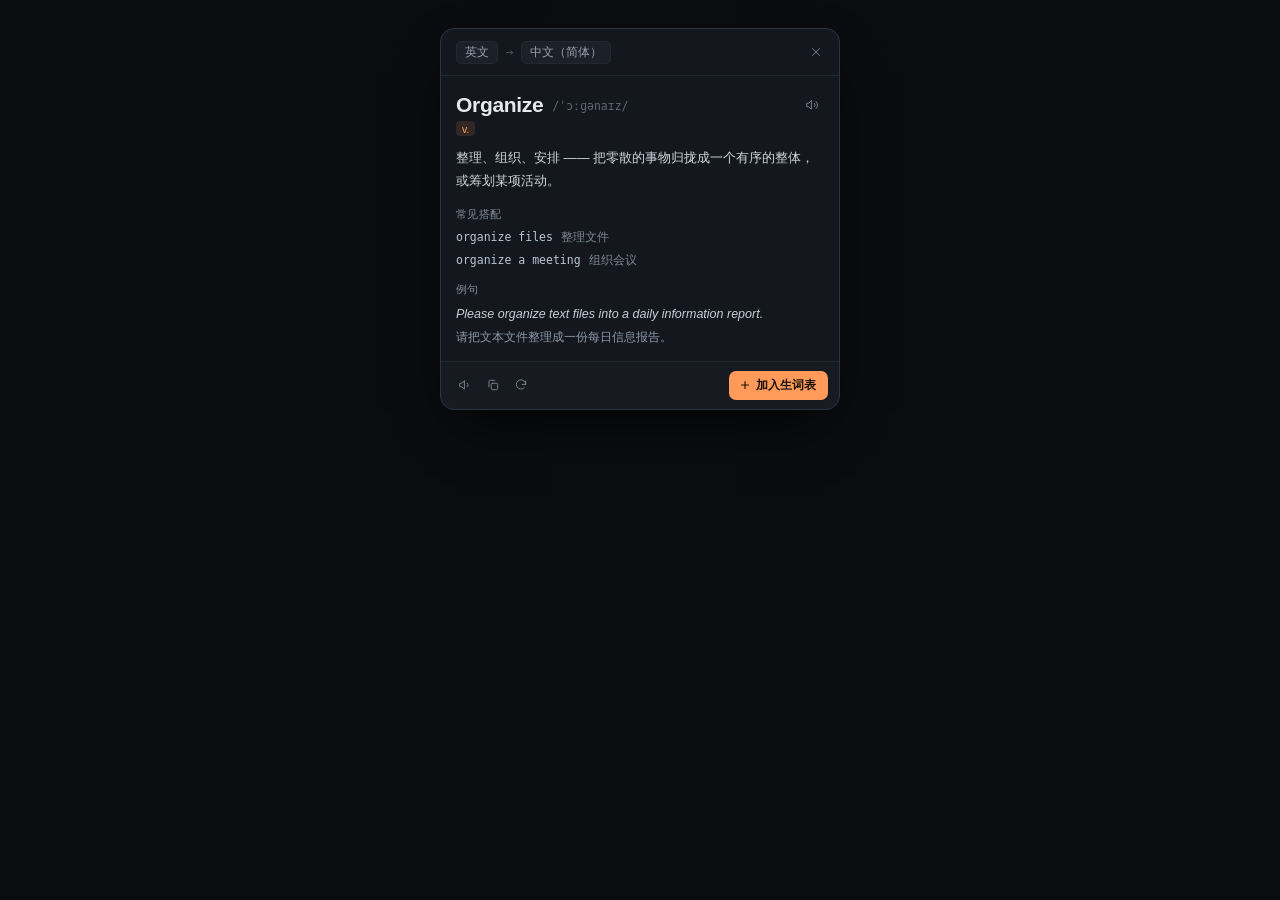
<file: src/popup.html>
<!DOCTYPE html>
<html lang="zh-CN">
<head>
  <meta charset="UTF-8" />
  <meta name="viewport" content="width=device-width, initial-scale=1" />
  <title>划译浮层</title>
  <link rel="stylesheet" href="styles/base.css" />
  <link rel="stylesheet" href="styles/popup.css" />
</head>
<body>
  <!-- 按钮态：划词后先只露这一颗胶囊 -->
  <div id="btnView">
    <button class="pill" id="btnTranslate" title="翻译选中的内容">
      <svg viewBox="0 0 24 24">
        <path d="M4 7h9.5L11 4.5M20 17h-9.5L13 19.5" />
      </svg>
      <span>翻译</span>
    </button>
  </div>

  <!-- 卡片态 -->
  <div class="card" id="card" hidden>
    <div class="c-head">
      <div class="lang">
        <span class="pill2">英文</span>
        <svg class="arw" viewBox="0 0 24 24"><path d="M4 12h15M14 7l5 5-5 5" /></svg>
        <span class="pill2">中文（简体）</span>
      </div>
      <div class="c-tools">
        <button class="icon-btn" id="btnClose" title="关闭">
          <svg viewBox="0 0 24 24"><path d="M6 6l12 12M18 6L6 18" /></svg>
        </button>
      </div>
    </div>

    <div class="flash" id="flash">
      <svg viewBox="0 0 24 24" style="width:12px;height:12px;stroke:var(--mint);fill:none;stroke-width:2.4;stroke-linecap:round;stroke-linejoin:round;flex-shrink:0">
        <path d="M4 12.5l5 5L20 6.5" />
      </svg>
      <span>已加入生词表 · 今日待复习 <b id="dueCount">0</b></span>
    </div>

    <div id="cardContent"></div>
  </div>

  <script src="popup.js"></script>
</body>
</html>
</file>
<file: src/styles/base.css>
/* 共享设计令牌 —— 和原型保持同一套 */
:root {
  --bg: #0a0c0f;
  --surface: #14181e;
  --surface-2: #15191f;
  --surface-3: #1c2129;
  --line: #232932;
  --line-2: #2e3641;
  --line-3: #3a4350;

  --text: #e6eaef;
  --text-2: #98a2b1;
  --text-3: #7c8694;
  --text-4: #5f6875;

  --accent: #ff9a5a;
  --accent-soft: rgba(255, 154, 90, 0.12);
  --accent-line: rgba(255, 154, 90, 0.35);
  --accent-ink: #1a1206;

  --mint: #5ee0b0;
  --mint-soft: rgba(94, 224, 176, 0.07);
  --mint-line: rgba(94, 224, 176, 0.28);

  --danger: #ff7a6b;
  --danger-soft: rgba(255, 122, 107, 0.12);

  --r-xs: 6px;
  --r-sm: 8px;
  --r-md: 10px;
  --r-lg: 14px;

  --font: -apple-system, BlinkMacSystemFont, "Segoe UI Variable Display", "Segoe UI",
    "PingFang SC", "Hiragino Sans GB", "Microsoft YaHei UI", sans-serif;
  --mono: "Cascadia Mono", "Cascadia Code", Consolas, ui-monospace, monospace;
}

* {
  box-sizing: border-box;
  margin: 0;
  padding: 0;
}

::selection {
  background: rgba(255, 154, 90, 0.3);
  color: inherit;
}

button {
  font-family: inherit;
  cursor: pointer;
  border: 0;
  background: none;
  color: inherit;
}

svg {
  display: block;
}

::-webkit-scrollbar {
  width: 10px;
  height: 10px;
}
::-webkit-scrollbar-track {
  background: transparent;
}
::-webkit-scrollbar-thumb {
  background: #2c343f;
  border-radius: 6px;
  border: 3px solid var(--bg);
}
::-webkit-scrollbar-thumb:hover {
  background: #3a4350;
}
</file>
<file: src/styles/main.css>
html,
body {
  height: 100%;
  overflow: hidden;
}
body {
  background: var(--bg);
  color: var(--text);
  font-family: var(--font);
  font-size: 13.5px;
  -webkit-font-smoothing: antialiased;
}

.app {
  display: flex;
  height: 100vh;
}

/* ---------------- 左侧导航 ---------------- */
.side {
  width: 196px;
  flex-shrink: 0;
  border-right: 1px solid var(--line);
  display: flex;
  flex-direction: column;
  padding: 18px 12px 14px;
  background: #0c0e12;
}

.brand {
  display: flex;
  align-items: center;
  gap: 9px;
  padding: 4px 8px 20px;
}
.brand img {
  width: 24px;
  height: 24px;
  border-radius: 6px;
}
.brand .name {
  font-size: 14px;
  font-weight: 600;
  letter-spacing: 0.02em;
}
.brand .ver {
  font-family: var(--mono);
  font-size: 9.5px;
  color: var(--text-4);
  margin-left: auto;
}

nav {
  display: flex;
  flex-direction: column;
  gap: 2px;
}
nav button {
  display: flex;
  align-items: center;
  gap: 9px;
  height: 34px;
  padding: 0 10px;
  border-radius: var(--r-sm);
  font-size: 13px;
  color: var(--text-2);
  transition: background 0.14s, color 0.14s;
  text-align: left;
}
nav button:hover {
  background: var(--surface-2);
  color: var(--text);
}
nav button.on {
  background: var(--surface-3);
  color: var(--text);
}
nav button svg {
  width: 15px;
  height: 15px;
  stroke: currentColor;
  fill: none;
  stroke-width: 1.6;
  stroke-linecap: round;
  stroke-linejoin: round;
  opacity: 0.8;
}
nav button .badge {
  margin-left: auto;
  font-family: var(--mono);
  font-size: 10.5px;
  color: var(--text-4);
}
nav button.on .badge {
  color: var(--accent);
}

.side-foot {
  margin-top: auto;
  padding: 12px 8px 0;
  border-top: 1px solid var(--line);
  font-size: 10.5px;
  line-height: 1.7;
  color: var(--text-4);
}
.side-foot kbd {
  font-family: var(--mono);
  font-size: 9.5px;
  padding: 1px 4px;
  border-radius: 3px;
  background: var(--surface-3);
  border: 1px solid var(--line-2);
  color: var(--text-3);
}

/* ---------------- 主区 ---------------- */
main {
  flex: 1;
  min-width: 0;
  overflow-y: auto;
  padding: 26px 30px 40px;
}

.vhead {
  display: flex;
  align-items: baseline;
  gap: 14px;
  margin-bottom: 20px;
}
.vhead h1 {
  font-size: 19px;
  font-weight: 600;
  letter-spacing: -0.01em;
}
.vhead .sub {
  font-size: 12px;
  color: var(--text-4);
  font-family: var(--mono);
}

.toolbar {
  display: flex;
  gap: 10px;
  margin-bottom: 16px;
}
.searchbox {
  flex: 1;
  display: flex;
  align-items: center;
  gap: 8px;
  height: 34px;
  padding: 0 11px;
  border-radius: var(--r-sm);
  background: var(--surface);
  border: 1px solid var(--line);
  transition: border-color 0.14s;
}
.searchbox:focus-within {
  border-color: var(--line-3);
}
.searchbox svg {
  width: 13px;
  height: 13px;
  stroke: var(--text-4);
  fill: none;
  stroke-width: 1.7;
  stroke-linecap: round;
  flex-shrink: 0;
}
.searchbox input {
  flex: 1;
  background: none;
  border: 0;
  outline: none;
  color: var(--text);
  font-family: inherit;
  font-size: 12.5px;
}
.searchbox input::placeholder {
  color: var(--text-4);
}

/* 生词行 */
.wlist {
  border: 1px solid var(--line);
  border-radius: var(--r-md);
  overflow: hidden;
  background: var(--surface);
}
.wrow {
  display: flex;
  align-items: center;
  gap: 16px;
  padding: 12px 15px;
  border-bottom: 1px solid var(--line);
  transition: background 0.14s;
}
.wrow:last-child {
  border-bottom: 0;
}
.wrow:hover {
  background: var(--surface-2);
}
.wmain {
  flex: 1;
  min-width: 0;
}
.wtop {
  display: flex;
  align-items: baseline;
  gap: 8px;
}
.wtop .w {
  font-family: var(--mono);
  font-size: 13.5px;
  font-weight: 600;
  letter-spacing: -0.01em;
}
.wtop .ph {
  font-family: var(--mono);
  font-size: 10.5px;
  color: var(--text-4);
}
.wtop .wpos {
  font-size: 10px;
  color: var(--accent);
  background: var(--accent-soft);
  padding: 0 5px;
  border-radius: 3px;
  line-height: 1.6;
}
.wdef {
  font-size: 12.5px;
  color: #b9c3d0;
  margin-top: 3px;
  line-height: 1.55;
  overflow: hidden;
  text-overflow: ellipsis;
  white-space: nowrap;
}
.wctx {
  font-family: var(--mono);
  font-size: 10.5px;
  color: var(--text-4);
  margin-top: 3px;
  overflow: hidden;
  text-overflow: ellipsis;
  white-space: nowrap;
}
.lvl {
  display: flex;
  gap: 4px;
  flex-shrink: 0;
}
.lvl i {
  width: 6px;
  height: 6px;
  border-radius: 50%;
  background: #2c343f;
}
.lvl i.on {
  background: var(--mint);
}
.lvl i.mid {
  background: var(--accent);
}
.wdel {
  width: 26px;
  height: 26px;
  border-radius: 6px;
  display: grid;
  place-items: center;
  opacity: 0;
  transition: 0.14s;
  flex-shrink: 0;
}
.wrow:hover .wdel {
  opacity: 1;
}
.wdel:hover {
  background: var(--danger-soft);
}
.wdel svg {
  width: 13px;
  height: 13px;
  stroke: var(--text-4);
  fill: none;
  stroke-width: 1.7;
  stroke-linecap: round;
}
.wdel:hover svg {
  stroke: var(--danger);
}

/* 空态 */
.empty {
  padding: 60px 20px;
  text-align: center;
}
.empty .ico {
  width: 40px;
  height: 40px;
  margin: 0 auto 16px;
  border-radius: 10px;
  background: var(--surface-3);
  display: grid;
  place-items: center;
}
.empty .ico svg {
  width: 18px;
  height: 18px;
  stroke: var(--text-4);
  fill: none;
  stroke-width: 1.6;
  stroke-linecap: round;
  stroke-linejoin: round;
}
.empty h3 {
  font-size: 14px;
  font-weight: 600;
  margin-bottom: 8px;
}
.empty p {
  font-size: 12.5px;
  line-height: 1.9;
  color: var(--text-3);
  max-width: 340px;
  margin: 0 auto;
}
.empty p b {
  color: var(--text-2);
  font-weight: 500;
}

/* ---------------- 复习 ---------------- */
.review-wrap {
  max-width: 640px;
}
.rprog {
  height: 2px;
  background: var(--line);
  border-radius: 2px;
  overflow: hidden;
  margin-bottom: 22px;
}
.rprog i {
  display: block;
  height: 100%;
  background: var(--accent);
  transition: width 0.3s;
}
.rhead {
  display: flex;
  align-items: baseline;
  gap: 12px;
  margin-bottom: 16px;
}
.rhead .num {
  font-family: var(--mono);
  font-size: 11px;
  color: var(--text-4);
}
.rhead .num b {
  color: var(--text);
}
.rhead .acc {
  margin-left: auto;
  font-family: var(--mono);
  font-size: 11px;
  color: var(--text-4);
}

.ask {
  font-size: 12px;
  color: var(--text-4);
  margin-bottom: 11px;
}
.sentence {
  font-family: var(--mono);
  font-size: 13.5px;
  line-height: 1.85;
  color: #d6dde7;
  padding: 15px 17px;
  background: var(--surface);
  border-radius: var(--r-sm);
  border-left: 2px solid var(--accent-line);
  margin-bottom: 16px;
  user-select: text;
}
.sentence mark {
  background: rgba(255, 154, 90, 0.18);
  color: #ffd4b4;
  padding: 1px 3px;
  border-radius: 3px;
}
.sentence .zh {
  display: block;
  font-family: var(--font);
  font-size: 12px;
  color: var(--text-3);
  margin-top: 8px;
}

.opts {
  display: flex;
  flex-direction: column;
  gap: 8px;
}
.opt {
  display: flex;
  align-items: center;
  gap: 11px;
  padding: 11px 13px;
  border-radius: var(--r-sm);
  border: 1px solid var(--line);
  background: var(--surface);
  font-size: 13px;
  color: #c1cad6;
  text-align: left;
  transition: 0.14s;
}
.opt:not(:disabled):hover {
  border-color: var(--line-3);
  background: var(--surface-2);
}
.opt:disabled {
  cursor: default;
}
.opt .k {
  width: 19px;
  height: 19px;
  border-radius: 5px;
  flex-shrink: 0;
  display: grid;
  place-items: center;
  font-family: var(--mono);
  font-size: 10.5px;
  color: var(--text-4);
  background: var(--bg);
  border: 1px solid var(--line-2);
}
.opt.wrong {
  border-color: rgba(255, 122, 107, 0.4);
  background: var(--danger-soft);
  color: #ffc4bd;
}
.opt.wrong .k {
  background: var(--danger);
  color: #1a0e0c;
  border-color: transparent;
}
.opt.right {
  border-color: rgba(94, 224, 176, 0.4);
  background: var(--mint-soft);
  color: #b6f2da;
}
.opt.right .k {
  background: var(--mint);
  color: #06201a;
  border-color: transparent;
}

.explain {
  margin-top: 14px;
  padding: 14px 15px;
  border-radius: var(--r-sm);
  background: var(--surface);
  border: 1px solid var(--line);
}
.explain .eh {
  display: flex;
  align-items: center;
  gap: 7px;
  font-size: 11.5px;
  color: var(--mint);
  margin-bottom: 9px;
}
.explain .eh svg {
  width: 12px;
  height: 12px;
  stroke: var(--mint);
  fill: none;
  stroke-width: 1.8;
  stroke-linecap: round;
  stroke-linejoin: round;
}
.explain .eh em {
  margin-left: auto;
  font-style: normal;
  font-size: 10.5px;
  color: var(--text-4);
}
.explain p {
  font-size: 12.5px;
  line-height: 1.8;
  color: #b9c3d0;
}
.explain p b {
  color: var(--text);
  font-weight: 500;
}

.rfoot {
  display: flex;
  align-items: center;
  gap: 14px;
  margin-top: 18px;
}
.dots-prog {
  display: flex;
  gap: 4px;
}
.dots-prog i {
  width: 6px;
  height: 6px;
  border-radius: 50%;
  background: var(--line-2);
}
.dots-prog i.ok {
  background: var(--mint);
}
.dots-prog i.bad {
  background: var(--danger);
}
.dots-prog i.now {
  background: var(--accent);
  box-shadow: 0 0 0 3px rgba(255, 154, 90, 0.16);
}

/* ---------------- 按钮 ---------------- */
.btn-primary {
  margin-left: auto;
  display: inline-flex;
  align-items: center;
  gap: 6px;
  height: 32px;
  padding: 0 15px;
  border-radius: 7px;
  background: var(--accent);
  color: var(--accent-ink);
  font-size: 12.5px;
  font-weight: 600;
  transition: filter 0.14s;
}
.btn-primary:hover {
  filter: brightness(1.08);
}
.btn-primary:disabled {
  opacity: 0.5;
  cursor: default;
  filter: none;
}
.btn-primary svg {
  width: 12px;
  height: 12px;
  stroke: currentColor;
  fill: none;
  stroke-width: 2;
  stroke-linecap: round;
  stroke-linejoin: round;
}
.btn-ghost {
  height: 32px;
  padding: 0 14px;
  border-radius: 7px;
  border: 1px solid var(--line-2);
  background: var(--surface-3);
  font-size: 12.5px;
  color: var(--text-2);
  transition: 0.14s;
}
.btn-ghost:hover {
  background: #252b34;
  color: var(--text);
}

/* ---------------- 设置 ---------------- */
.settings {
  max-width: 560px;
}
.sgroup {
  margin-bottom: 26px;
}
.sgroup .gh {
  font-size: 10.5px;
  letter-spacing: 0.04em;
  color: #848e9c;
  margin-bottom: 12px;
  padding-bottom: 8px;
  border-bottom: 1px solid var(--line);
}
.srow {
  display: flex;
  align-items: center;
  gap: 14px;
  padding: 9px 0;
}
.srow .lb {
  flex: 1;
  font-size: 13px;
  color: #c1cad6;
}
.srow .lb i {
  display: block;
  font-style: normal;
  font-size: 10.5px;
  color: var(--text-4);
  margin-top: 2px;
}
.srow input[type="text"],
.srow input[type="password"],
.srow input[type="number"],
.srow select {
  width: 240px;
  height: 30px;
  padding: 0 10px;
  border-radius: 6px;
  background: var(--surface);
  border: 1px solid var(--line);
  color: var(--text);
  font-family: inherit;
  font-size: 12px;
  outline: none;
  transition: border-color 0.14s;
}
.srow input:focus,
.srow select:focus {
  border-color: var(--line-3);
}
.srow input[type="number"] {
  width: 90px;
}

.seg {
  display: flex;
  gap: 2px;
  padding: 2px;
  border-radius: 7px;
  background: var(--surface);
  border: 1px solid var(--line);
}
.seg button {
  padding: 5px 14px;
  border-radius: 5px;
  font-size: 12px;
  color: var(--text-3);
  transition: 0.14s;
}
.seg button.on {
  background: var(--surface-3);
  color: var(--text);
}

.switch {
  width: 34px;
  height: 19px;
  border-radius: 999px;
  background: #2e3641;
  position: relative;
  transition: 0.18s;
  flex-shrink: 0;
}
.switch::after {
  content: "";
  position: absolute;
  top: 2px;
  left: 2px;
  width: 15px;
  height: 15px;
  border-radius: 50%;
  background: #7c8694;
  transition: 0.18s;
}
.switch.on {
  background: rgba(255, 154, 90, 0.55);
}
.switch.on::after {
  left: 17px;
  background: var(--accent);
}

.hint {
  font-size: 11.5px;
  line-height: 1.8;
  color: var(--text-4);
  margin-top: 8px;
}
.hint code {
  font-family: var(--mono);
  background: var(--surface-3);
  padding: 1px 5px;
  border-radius: 3px;
  color: var(--text-3);
}

.test-result {
  margin-top: 10px;
  font-size: 12px;
  line-height: 1.7;
  padding: 9px 12px;
  border-radius: 6px;
  display: none;
  word-break: break-word;
}
.test-result.ok {
  display: block;
  background: var(--mint-soft);
  border: 1px solid var(--mint-line);
  color: #a7f3d6;
}
.test-result.bad {
  display: block;
  background: var(--danger-soft);
  border: 1px solid rgba(255, 122, 107, 0.28);
  color: #ffc4bd;
}

.save-bar {
  display: flex;
  align-items: center;
  gap: 12px;
  padding-top: 6px;
}
.save-bar .tip {
  font-size: 11.5px;
  color: var(--mint);
  opacity: 0;
  transition: opacity 0.2s;
}
.save-bar .tip.show {
  opacity: 1;
}

/* 加载 */
.loading {
  display: flex;
  align-items: center;
  gap: 10px;
  padding: 40px 0;
  color: var(--text-3);
  font-size: 12.5px;
}
.spinner {
  width: 14px;
  height: 14px;
  border: 2px solid var(--line-2);
  border-top-color: var(--accent);
  border-radius: 50%;
  animation: spin 0.7s linear infinite;
}
@keyframes spin {
  to {
    transform: rotate(360deg);
  }
}

.fade-in {
  animation: fade 0.18s ease;
}
@keyframes fade {
  from {
    opacity: 0;
    transform: translateY(3px);
  }
}

/* 快捷键录制框 */
.keycap {
  width: 200px;
  height: 32px;
  padding: 0 12px;
  border-radius: 7px;
  background: var(--surface);
  border: 1px solid var(--line-2);
  color: var(--text);
  font-family: var(--mono);
  font-size: 12px;
  text-align: center;
  letter-spacing: 0.04em;
  cursor: pointer;
  outline: none;
  transition: border-color 0.14s, background 0.14s, color 0.14s;
}
.keycap:hover {
  border-color: var(--line-3);
}
.keycap:focus {
  border-color: var(--accent-line);
  background: var(--accent-soft);
  color: var(--accent);
  cursor: default;
}

/* 快捷键总开关关闭时 */
.keycap.off {
  opacity: 0.4;
  pointer-events: none;
}

/* ---------- 翻译页 ---------- */

.tbox {
  border: 1px solid var(--line);
  border-radius: var(--r-md);
  background: var(--surface);
  overflow: hidden;
  margin-bottom: 18px;
  transition: border-color 0.14s;
}
.tbox:focus-within {
  border-color: var(--line-3);
}
#tinput {
  display: block;
  width: 100%;
  min-height: 92px;
  max-height: 260px;
  padding: 14px 16px;
  background: none;
  border: 0;
  outline: none;
  resize: vertical;
  color: var(--text);
  font-family: var(--font);
  font-size: 13.5px;
  line-height: 1.75;
}
#tinput::placeholder {
  color: var(--text-4);
}
.tbar {
  display: flex;
  align-items: center;
  gap: 12px;
  padding: 9px 12px;
  border-top: 1px solid var(--line);
  background: rgba(255, 255, 255, 0.015);
}
.thint {
  font-size: 11px;
  color: var(--text-4);
}
.thint kbd {
  font-family: var(--mono);
  font-size: 9.5px;
  padding: 1px 5px;
  border-radius: 3px;
  background: var(--surface-3);
  border: 1px solid var(--line-2);
  color: var(--text-3);
}

.tcard {
  border: 1px solid var(--line);
  border-radius: var(--r-md);
  background: var(--surface);
  padding: 18px 20px 20px;
}
.tcard-head {
  display: flex;
  align-items: baseline;
  gap: 10px;
  margin-bottom: 4px;
}
.tcard-head h2 {
  font-size: 24px;
  font-weight: 600;
  letter-spacing: -0.02em;
  line-height: 1.3;
}
.tphon {
  font-family: var(--mono);
  font-size: 12px;
  color: var(--text-4);
}
.tcard-head .icon-btn {
  align-self: center;
}
.tcard-head .btn-add {
  align-self: center;
  height: 28px;
}
.tdef {
  font-size: 13.5px;
  line-height: 1.85;
  color: #cfd6df;
  margin-bottom: 18px;
}
.tcols {
  display: grid;
  grid-template-columns: minmax(0, 0.85fr) minmax(0, 1.15fr);
  gap: 26px;
  padding-top: 16px;
  border-top: 1px solid var(--line);
}

/* ---------- 与浮层共用的组件（此处单独一份，避免跨页面依赖） ---------- */
.icon-btn {
  width: 26px;
  height: 26px;
  border-radius: 6px;
  display: grid;
  place-items: center;
  transition: background 0.14s;
}
.icon-btn:hover {
  background: var(--surface-3);
}
.icon-btn svg {
  width: 14px;
  height: 14px;
  stroke: var(--text-3);
  fill: none;
  stroke-width: 1.6;
  stroke-linecap: round;
  stroke-linejoin: round;
}
.icon-btn:hover svg {
  stroke: var(--text-2);
}

.pos-row {
  display: flex;
  gap: 6px;
  margin-bottom: 11px;
}
.pos {
  font-size: 10.5px;
  padding: 1.5px 6px;
  border-radius: 4px;
  background: var(--accent-soft);
  color: var(--accent);
}

.block h4 {
  font-size: 10.5px;
  font-weight: 500;
  letter-spacing: 0.04em;
  color: #848e9c;
  margin-bottom: 7px;
}
.pairs {
  list-style: none;
  display: flex;
  flex-direction: column;
  gap: 5px;
}
.pairs li {
  display: flex;
  align-items: baseline;
  gap: 8px;
  font-size: 12.5px;
  line-height: 1.6;
}
.pairs b {
  font-weight: 400;
  color: #b9c6d6;
  font-family: var(--mono);
  font-size: 11.5px;
}
.pairs span {
  color: var(--text-3);
  font-size: 11.5px;
}
.eg {
  font-size: 12.5px;
  line-height: 1.8;
  color: #c6ceda;
  font-style: italic;
}
.eg span {
  display: block;
  font-style: normal;
  color: #8d98a8;
  font-size: 11.5px;
  margin-top: 3px;
}

.btn-add {
  display: flex;
  align-items: center;
  gap: 5px;
  height: 29px;
  padding: 0 12px 0 10px;
  border-radius: 7px;
  background: var(--accent);
  color: var(--accent-ink);
  font-size: 12px;
  font-weight: 600;
  transition: filter 0.14s, background 0.14s;
}
.btn-add:hover {
  filter: brightness(1.08);
}
.btn-add svg {
  width: 12px;
  height: 12px;
  stroke: var(--accent-ink);
  fill: none;
  stroke-width: 2.2;
  stroke-linecap: round;
}
.btn-add.done {
  background: var(--mint-soft);
  color: var(--mint);
  box-shadow: inset 0 0 0 1px rgba(94, 224, 176, 0.3);
  cursor: default;
}
.btn-add.done svg {
  stroke: var(--mint);
}
.btn-add.done:hover {
  filter: none;
}

/* 整句翻译 */
.src-line {
  font-size: 13px;
  line-height: 1.8;
  color: var(--text-3);
  margin-bottom: 14px;
  user-select: text;
}
.zh-line {
  font-size: 15px;
  line-height: 1.95;
  color: #d6dde7;
  user-select: text;
}
.tcard-foot {
  display: flex;
  gap: 8px;
  margin-top: 16px;
  padding-top: 14px;
  border-top: 1px solid var(--line);
}
.tcard-foot .btn-ghost {
  height: 28px;
  font-size: 12px;
}
</file>
<file: src/styles/popup.css>
/* 浮层窗口：透明、无边框，内容尺寸即窗口尺寸 */
html,
body {
  background: transparent;
  overflow: hidden;
  font-family: var(--font);
  font-size: 13px;
  color: var(--text);
  -webkit-font-smoothing: antialiased;
  user-select: none;
}

/* ---------------- 按钮态 ---------------- */
#btnView {
  width: 100vw;
  height: 100vh;
  display: flex;
  align-items: center;
  justify-content: center;
}
#btnView[hidden] {
  display: none;
}

.pill {
  width: 100%;
  height: 100%;
  display: flex;
  align-items: center;
  justify-content: center;
  gap: 6px;
  border-radius: 999px;
  background: #1c2129;
  border: 1px solid var(--line-3);
  box-shadow: 0 8px 22px -8px rgba(0, 0, 0, 0.9);
  font-size: 12.5px;
  color: var(--text);
  transition: background 0.14s, border-color 0.14s, transform 0.14s;
}
.pill:hover {
  background: #252b34;
  border-color: #4a5464;
}
.pill:active {
  transform: scale(0.97);
}
.pill svg {
  width: 13px;
  height: 13px;
  stroke: var(--accent);
  fill: none;
  stroke-width: 1.6;
  stroke-linecap: round;
  stroke-linejoin: round;
}
.pill .kb {
  margin-left: 2px;
  padding: 1px 5px;
  border-radius: 4px;
  background: rgba(255, 255, 255, 0.05);
  font-family: var(--mono);
  font-size: 9.5px;
  color: var(--text-4);
}

/* ---------------- 卡片 ---------------- */
.card {
  position: absolute;
  top: 0;
  left: 0;
  width: 400px;
  background: var(--surface);
  border: 1px solid #2c343f;
  border-radius: var(--r-lg);
  overflow: hidden;
  box-shadow: 0 24px 56px -20px rgba(0, 0, 0, 0.95);
  animation: pop 0.16s cubic-bezier(0.2, 0.8, 0.3, 1);
}
@keyframes pop {
  from {
    opacity: 0;
    transform: translateY(-4px);
  }
}
.card[hidden] {
  display: none;
}

.c-head {
  display: flex;
  align-items: center;
  gap: 8px;
  padding: 10px 10px 10px 15px;
  border-bottom: 1px solid var(--line);
  -webkit-app-region: drag;
}
.lang {
  display: flex;
  align-items: center;
  gap: 6px;
  font-size: 11.5px;
  color: var(--text-2);
}
.lang .pill2 {
  padding: 3px 8px;
  border-radius: 5px;
  background: var(--surface-3);
  border: 1px solid var(--line);
  white-space: nowrap;
}
.lang .arw {
  width: 11px;
  height: 11px;
  stroke: var(--text-4);
  fill: none;
  stroke-width: 1.5;
}
.c-tools {
  margin-left: auto;
  display: flex;
  gap: 2px;
  -webkit-app-region: no-drag;
}

.icon-btn {
  width: 26px;
  height: 26px;
  border-radius: 6px;
  display: grid;
  place-items: center;
  transition: background 0.14s;
}
.icon-btn:hover {
  background: var(--surface-3);
}
.icon-btn svg {
  width: 14px;
  height: 14px;
  stroke: var(--text-3);
  fill: none;
  stroke-width: 1.6;
  stroke-linecap: round;
  stroke-linejoin: round;
}
.icon-btn:hover svg {
  stroke: var(--text-2);
}

.c-body {
  padding: 15px 15px 13px;
}
.word-row {
  display: flex;
  align-items: center;
  gap: 9px;
  margin-bottom: 3px;
}
.word {
  font-size: 21px;
  font-weight: 600;
  letter-spacing: -0.015em;
  line-height: 1.3;
  user-select: text;
}
.phon {
  font-family: var(--mono);
  font-size: 11.5px;
  color: var(--text-4);
  margin-top: 3px;
}
.word-row .icon-btn {
  width: 24px;
  height: 24px;
  margin-left: auto;
}

.pos-row {
  display: flex;
  gap: 6px;
  margin-bottom: 11px;
}
.pos {
  font-size: 10.5px;
  padding: 1.5px 6px;
  border-radius: 4px;
  background: var(--accent-soft);
  color: var(--accent);
}
.pos.alt {
  background: var(--surface-3);
  color: var(--text-4);
}

.def {
  font-size: 13px;
  line-height: 1.75;
  color: #cfd6df;
  margin-bottom: 15px;
  user-select: text;
}

.block {
  margin-bottom: 13px;
}
.block:last-child {
  margin-bottom: 0;
}
.block h4 {
  font-size: 10.5px;
  font-weight: 500;
  letter-spacing: 0.04em;
  color: #848e9c;
  margin-bottom: 6px;
}
.pairs {
  list-style: none;
  display: flex;
  flex-direction: column;
  gap: 5px;
}
.pairs li {
  display: flex;
  align-items: baseline;
  gap: 8px;
  font-size: 12.5px;
  line-height: 1.6;
}
.pairs b {
  font-weight: 400;
  color: #b9c6d6;
  font-family: var(--mono);
  font-size: 11.5px;
}
.pairs span {
  color: var(--text-3);
  font-size: 11.5px;
}

.eg {
  font-size: 12.5px;
  line-height: 1.8;
  color: #c6ceda;
  font-style: italic;
  user-select: text;
}
.eg span {
  display: block;
  font-style: normal;
  color: #8d98a8;
  font-size: 11.5px;
  margin-top: 2px;
}

.c-foot {
  display: flex;
  align-items: center;
  gap: 4px;
  padding: 9px 11px;
  border-top: 1px solid var(--line);
  background: rgba(255, 255, 255, 0.012);
}
.foot-left {
  display: flex;
  gap: 2px;
}

.btn-add {
  margin-left: auto;
  display: flex;
  align-items: center;
  gap: 5px;
  height: 29px;
  padding: 0 12px 0 10px;
  border-radius: 7px;
  background: var(--accent);
  color: var(--accent-ink);
  font-size: 12px;
  font-weight: 600;
  transition: filter 0.14s, background 0.14s;
  -webkit-app-region: no-drag;
}
.btn-add:hover {
  filter: brightness(1.08);
}
.btn-add svg {
  width: 12px;
  height: 12px;
  stroke: var(--accent-ink);
  fill: none;
  stroke-width: 2.2;
  stroke-linecap: round;
}
.btn-add.done {
  background: var(--mint-soft);
  color: var(--mint);
  box-shadow: inset 0 0 0 1px rgba(94, 224, 176, 0.3);
  cursor: default;
}
.btn-add.done svg {
  stroke: var(--mint);
}
.btn-add.done:hover {
  filter: none;
}

/* 内联确认条 */
.flash {
  display: none;
  align-items: center;
  gap: 7px;
  padding: 7px 15px;
  background: var(--mint-soft);
  border-bottom: 1px solid rgba(94, 224, 176, 0.16);
  font-size: 11px;
  color: var(--mint);
}
.flash.show {
  display: flex;
}
.flash b {
  font-weight: 500;
  color: #a7f3d6;
}

/* 骨架 */
.sk {
  padding: 15px;
}
.sk .bar {
  height: 10px;
  border-radius: 4px;
  margin-bottom: 9px;
  background: linear-gradient(90deg, #1a2028 25%, #232a34 50%, #1a2028 75%);
  background-size: 200% 100%;
  animation: sh 1.3s linear infinite;
}
.sk .bar.h {
  height: 18px;
  width: 44%;
  margin-bottom: 14px;
}
.sk .bar.s {
  width: 62%;
}
.sk .bar.xs {
  width: 38%;
}
@keyframes sh {
  to {
    background-position: -200% 0;
  }
}

/* 错误 */
.err {
  padding: 22px 18px;
  text-align: center;
}
.err .msg {
  font-size: 12.5px;
  line-height: 1.7;
  color: var(--text-2);
  margin-bottom: 14px;
  word-break: break-word;
  user-select: text;
}
.err .act {
  display: flex;
  gap: 8px;
  justify-content: center;
}
.btn-ghost {
  height: 28px;
  padding: 0 12px;
  border-radius: 6px;
  border: 1px solid var(--line-2);
  background: var(--surface-3);
  font-size: 12px;
  color: var(--text-2);
  transition: 0.14s;
}
.btn-ghost:hover {
  background: #252b34;
  color: var(--text);
}

/* ---------- 浏览器直开调试（Tauri 里不会加这个 class） ---------- */
body.mock {
  background: #0a0c0f;
  padding: 28px;
  display: flex;
  justify-content: center;
  align-items: flex-start;
  min-height: 100vh;
  height: auto;
}
body.mock #btnView {
  width: 132px;
  height: 40px;
}
body.mock .card {
  position: relative;
}

/* 整句翻译 */
.src-line {
  font-size: 12px;
  line-height: 1.75;
  color: var(--text-3);
  margin-bottom: 12px;
  user-select: text;
}
.zh-line {
  font-size: 14px;
  line-height: 1.9;
  color: #d6dde7;
  user-select: text;
}
</file>
